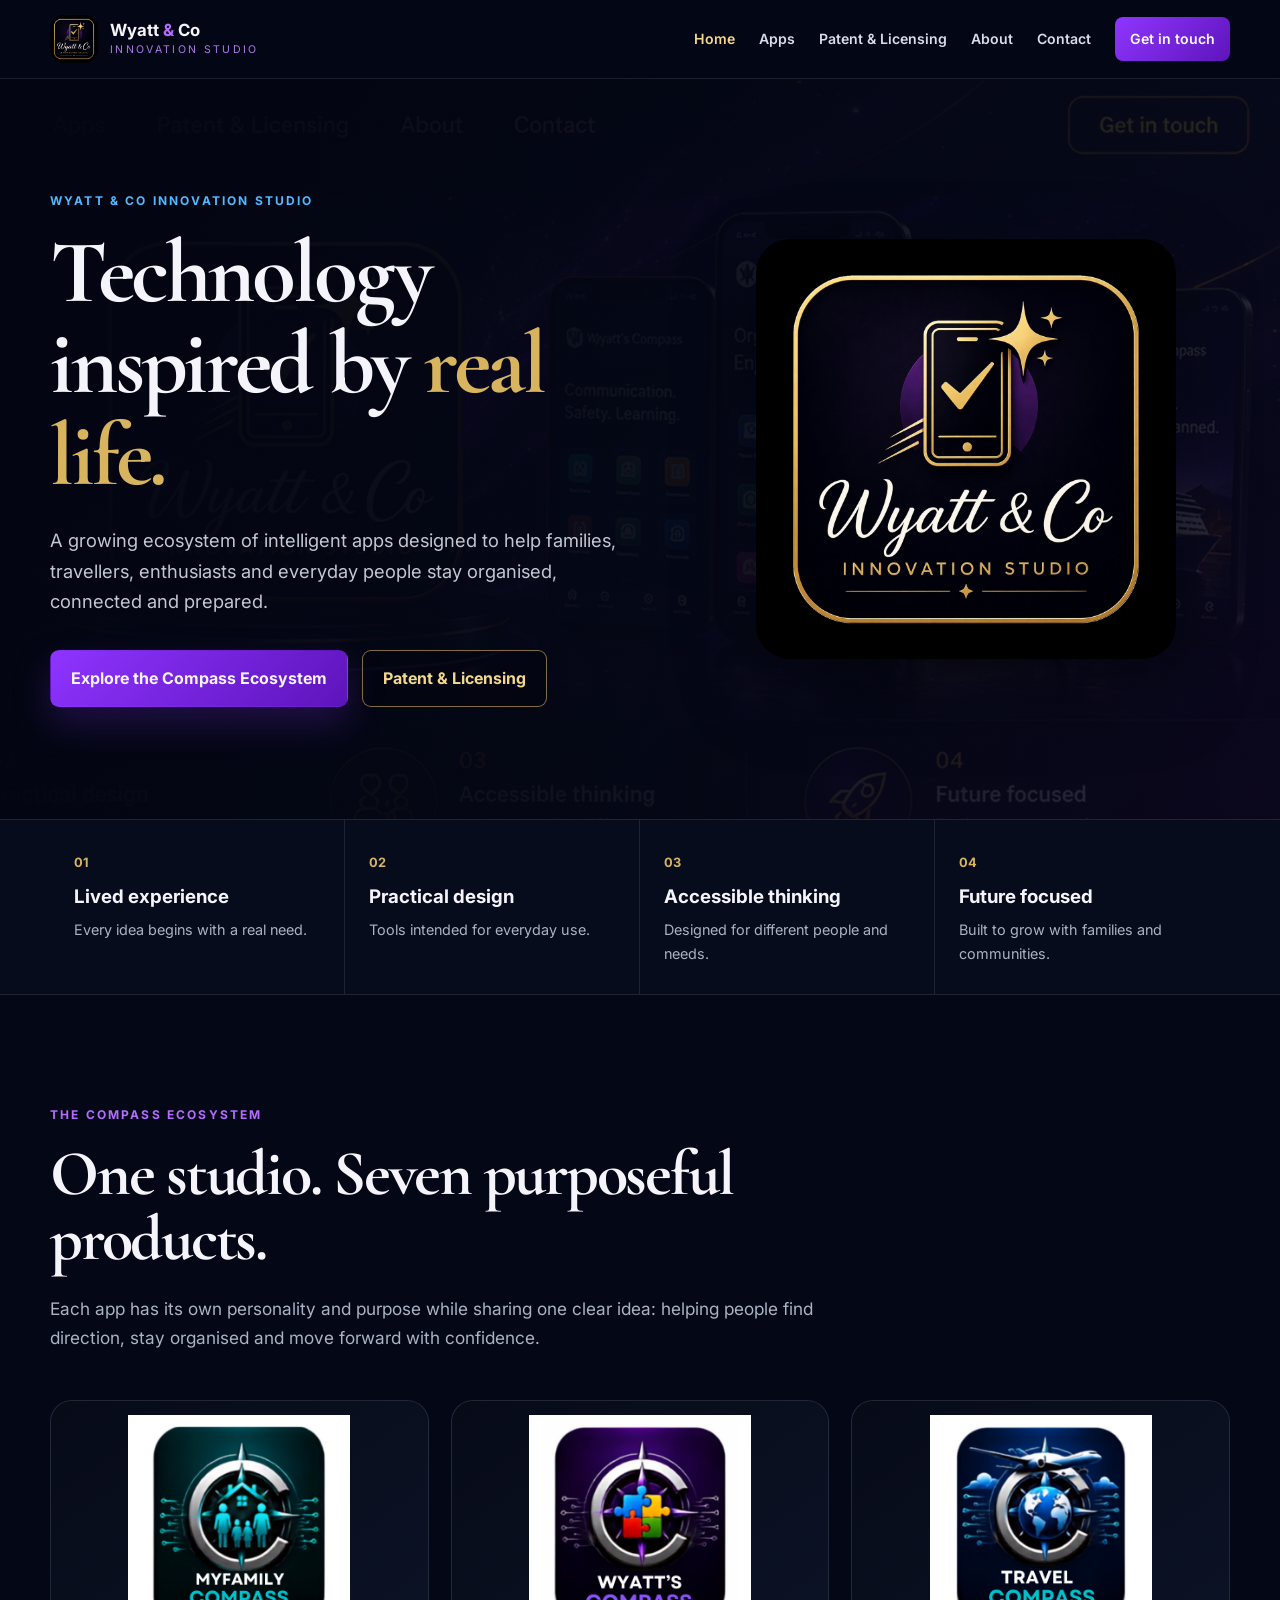
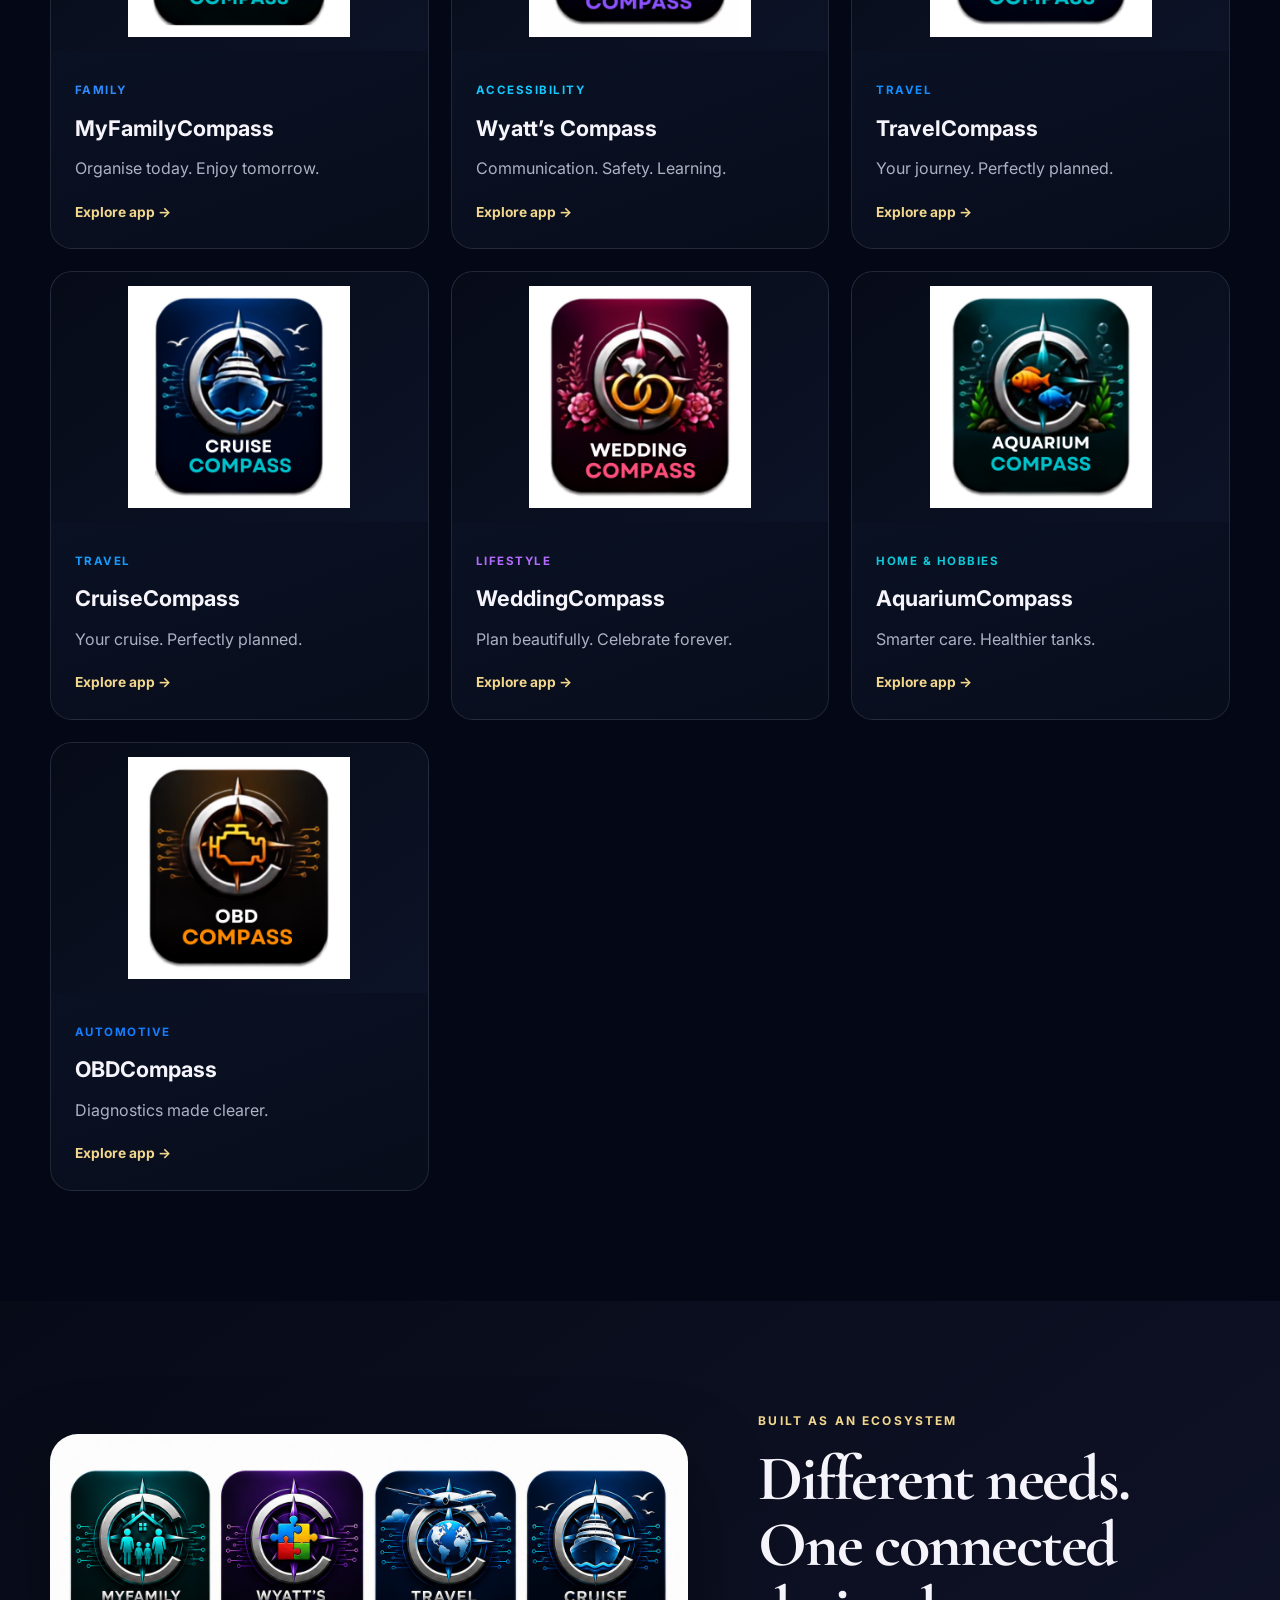
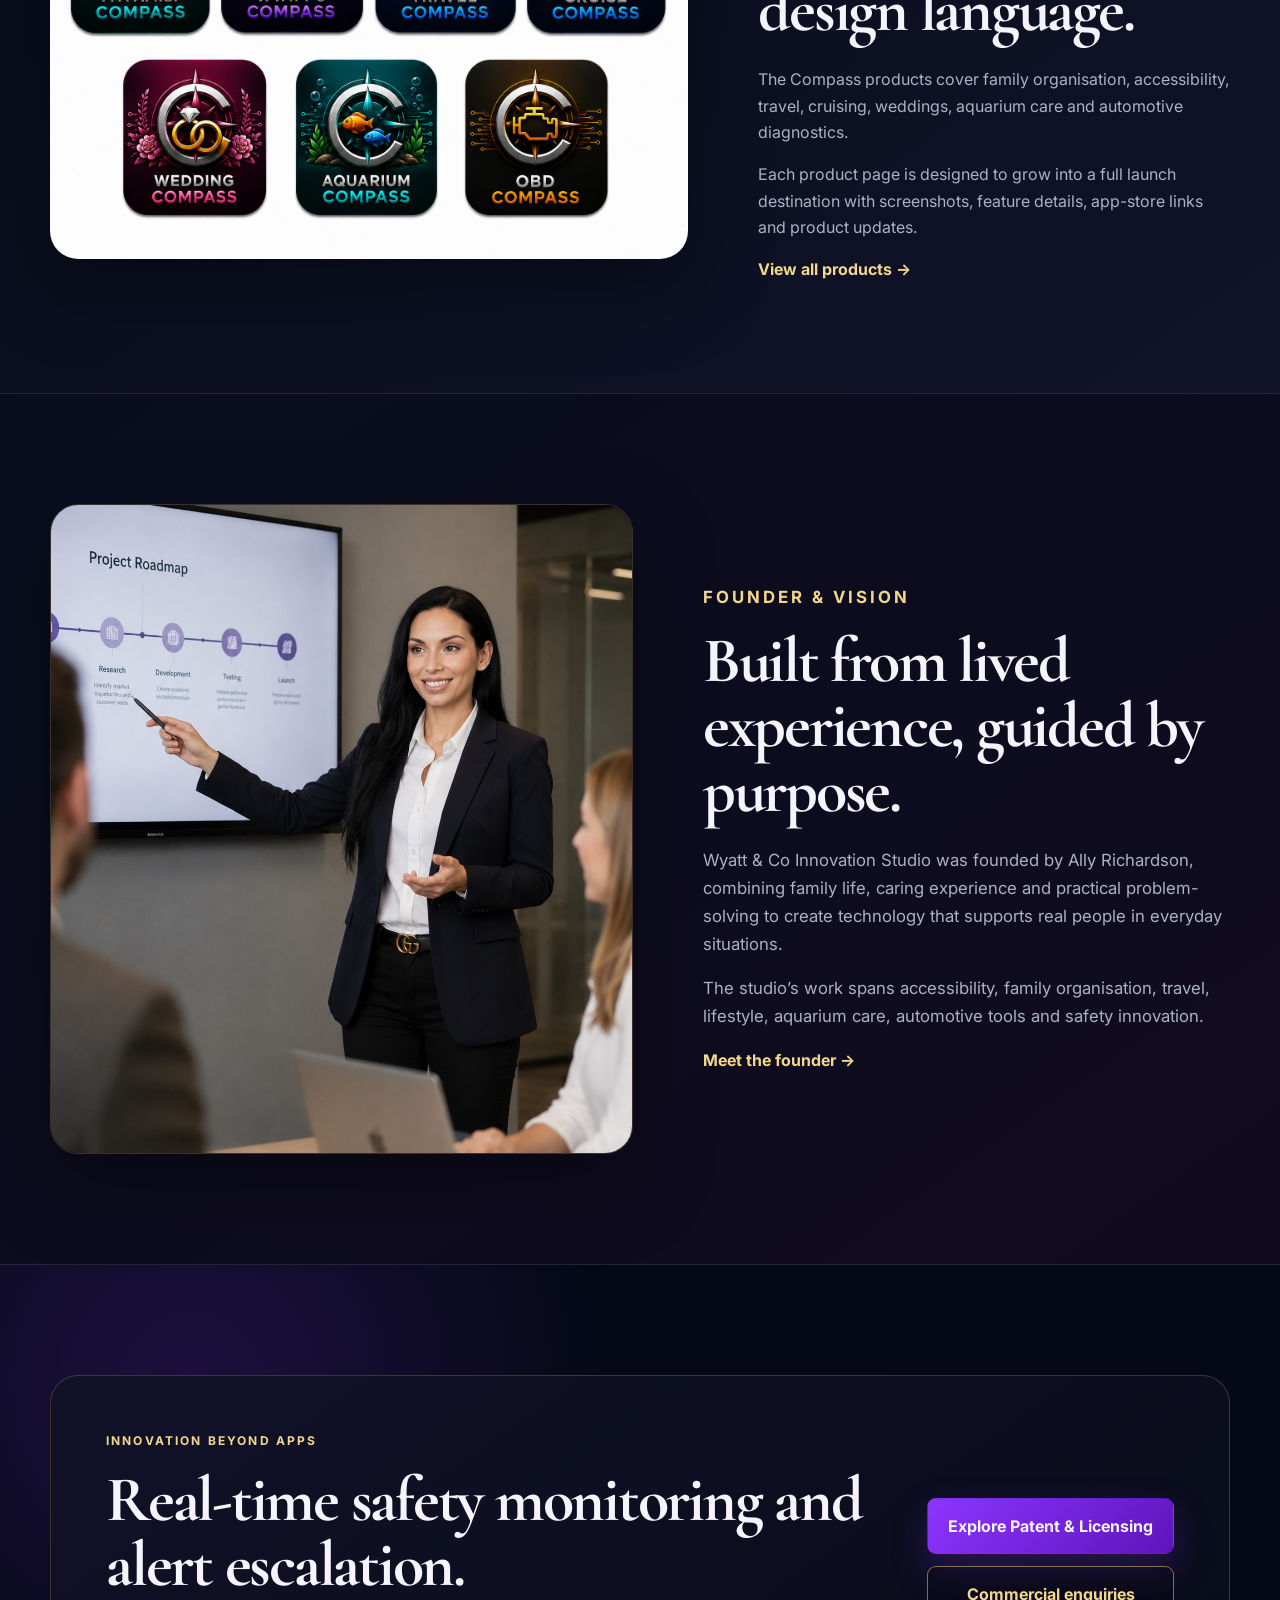
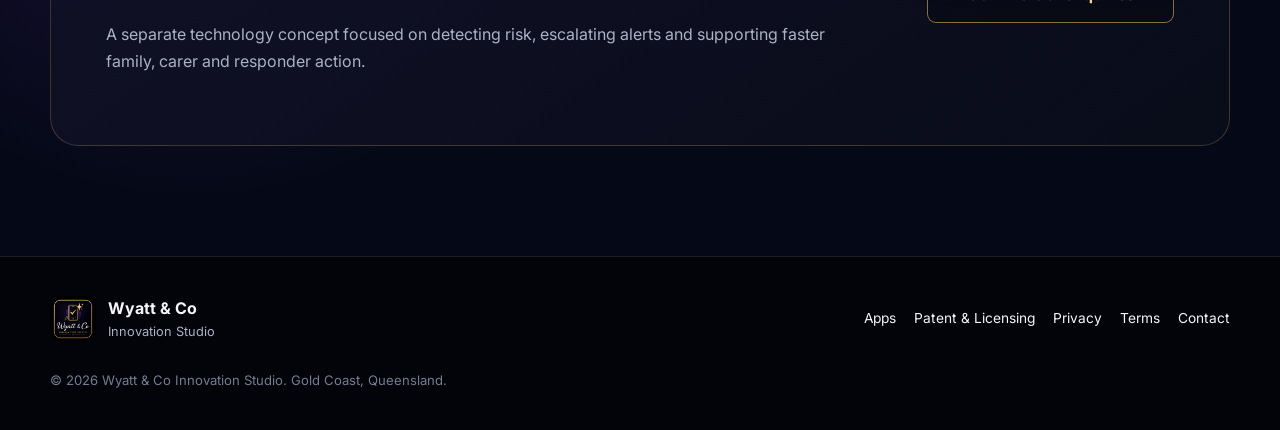
<file: index.html>
<!DOCTYPE html>
<html lang="en">
<head>
<meta charset="UTF-8">
<meta name="viewport" content="width=device-width, initial-scale=1.0">
<meta name="description" content="Wyatt & Co Innovation Studio — practical apps and safety innovation inspired by real life.">
<title>Home | Wyatt & Co Innovation Studio</title>
<link rel="preconnect" href="https://fonts.googleapis.com">
<link rel="preconnect" href="https://fonts.gstatic.com" crossorigin>
<link href="https://fonts.googleapis.com/css2?family=Cormorant+Garamond:wght@600;700&family=Inter:wght@400;500;600;700&display=swap" rel="stylesheet">
<link rel="stylesheet" href="styles.css">
</head>
<body>

<header class="site-header">
  <div class="container nav-wrap">
    <a class="brand" href="index.html">
      <img src="wyatt_co_logo.jpg" alt="Wyatt & Co Innovation Studio logo">
      <span><strong>Wyatt <b>&</b> Co</strong><small>INNOVATION STUDIO</small></span>
    </a>
    <button class="menu-toggle" aria-label="Open menu" aria-expanded="false">☰</button>
    <nav class="site-nav"><a href="index.html" class="active">Home</a><a href="apps.html" class="">Apps</a><a href="patent.html" class="">Patent & Licensing</a><a href="about.html" class="">About</a><a href="contact.html" class="">Contact</a><a class="nav-cta" href="contact.html">Get in touch</a></nav>
  </div>
</header>

<main>
<section class="hero">
  <div class="hero-bg"></div>
  <div class="container hero-layout">
    <div class="hero-copy reveal">
      <p class="eyebrow">WYATT & CO INNOVATION STUDIO</p>
      <h1>Technology inspired by <em>real life.</em></h1>
      <p class="lead">A growing ecosystem of intelligent apps designed to help families, travellers, enthusiasts and everyday people stay organised, connected and prepared.</p>
      <div class="hero-actions">
        <a class="button primary" href="apps.html">Explore the Compass Ecosystem</a>
        <a class="button secondary" href="patent.html">Patent & Licensing</a>
      </div>
    </div>
    <div class="hero-logo reveal">
      <img src="wyatt_co_logo.jpg" alt="Wyatt & Co Innovation Studio">
      <div class="logo-glow"></div>
    </div>
  </div>
</section>

<section class="mission-strip">
  <div class="container mission-grid">
    <article><b>01</b><h3>Lived experience</h3><p>Every idea begins with a real need.</p></article>
    <article><b>02</b><h3>Practical design</h3><p>Tools intended for everyday use.</p></article>
    <article><b>03</b><h3>Accessible thinking</h3><p>Designed for different people and needs.</p></article>
    <article><b>04</b><h3>Future focused</h3><p>Built to grow with families and communities.</p></article>
  </div>
</section>

<section class="section ecosystem">
  <div class="container">
    <div class="section-heading reveal">
      <p class="eyebrow purple">THE COMPASS ECOSYSTEM</p>
      <h2>One studio. Seven purposeful products.</h2>
      <p>Each app has its own personality and purpose while sharing one clear idea: helping people find direction, stay organised and move forward with confidence.</p>
    </div>
    <div class="app-grid">
    <a class="app-card" href="myfamilycompass.html" style="--accent:#2f8cff">
      <div class="app-image"><img src="myfamily_compass.png" alt="MyFamilyCompass"></div>
      <div class="app-content">
        <span>Family</span>
        <h3>MyFamilyCompass</h3>
        <p>Organise today. Enjoy tomorrow.</p>
        <b>Explore app →</b>
      </div>
    </a>
    <a class="app-card" href="wyattscompass.html" style="--accent:#17c8ff">
      <div class="app-image"><img src="wyatts_compass.png" alt="Wyatt’s Compass"></div>
      <div class="app-content">
        <span>Accessibility</span>
        <h3>Wyatt’s Compass</h3>
        <p>Communication. Safety. Learning.</p>
        <b>Explore app →</b>
      </div>
    </a>
    <a class="app-card" href="travelcompass.html" style="--accent:#168eff">
      <div class="app-image"><img src="travel_compass.png" alt="TravelCompass"></div>
      <div class="app-content">
        <span>Travel</span>
        <h3>TravelCompass</h3>
        <p>Your journey. Perfectly planned.</p>
        <b>Explore app →</b>
      </div>
    </a>
    <a class="app-card" href="cruisecompass.html" style="--accent:#149cff">
      <div class="app-image"><img src="cruise_compass.png" alt="CruiseCompass"></div>
      <div class="app-content">
        <span>Travel</span>
        <h3>CruiseCompass</h3>
        <p>Your cruise. Perfectly planned.</p>
        <b>Explore app →</b>
      </div>
    </a>
    <a class="app-card" href="weddingcompass.html" style="--accent:#b36cff">
      <div class="app-image"><img src="wedding_compass.png" alt="WeddingCompass"></div>
      <div class="app-content">
        <span>Lifestyle</span>
        <h3>WeddingCompass</h3>
        <p>Plan beautifully. Celebrate forever.</p>
        <b>Explore app →</b>
      </div>
    </a>
    <a class="app-card" href="aquariumcompass.html" style="--accent:#10c8d8">
      <div class="app-image"><img src="aquarium_compass.png" alt="AquariumCompass"></div>
      <div class="app-content">
        <span>Home & Hobbies</span>
        <h3>AquariumCompass</h3>
        <p>Smarter care. Healthier tanks.</p>
        <b>Explore app →</b>
      </div>
    </a>
    <a class="app-card" href="obdcompass.html" style="--accent:#167dff">
      <div class="app-image"><img src="obd_compass.png" alt="OBDCompass"></div>
      <div class="app-content">
        <span>Automotive</span>
        <h3>OBDCompass</h3>
        <p>Diagnostics made clearer.</p>
        <b>Explore app →</b>
      </div>
    </a>
    </div>
  </div>
</section>

<section class="section showcase-section">
  <div class="container showcase-grid">
    <div class="showcase-image reveal"><img src="ecosystem-showcase.jpg" alt="Seven matching Compass app logos"></div>
    <div class="showcase-copy reveal">
      <p class="eyebrow gold">BUILT AS AN ECOSYSTEM</p>
      <h2>Different needs. One connected design language.</h2>
      <p>The Compass products cover family organisation, accessibility, travel, cruising, weddings, aquarium care and automotive diagnostics.</p>
      <p>Each product page is designed to grow into a full launch destination with screenshots, feature details, app-store links and product updates.</p>
      <a class="text-link" href="apps.html">View all products →</a>
    </div>
  </div>
</section>

<section class="section founder-section">
  <div class="container founder-grid">
    <div class="founder-photo reveal">
      <img src="founder-meeting.jpg" alt="Ally Richardson presenting a Wyatt & Co Innovation Studio project roadmap">
    </div>
    <div class="founder-copy reveal">
      <p class="eyebrow gold">FOUNDER & VISION</p>
      <h2>Built from lived experience, guided by purpose.</h2>
      <p>Wyatt & Co Innovation Studio was founded by Ally Richardson, combining family life, caring experience and practical problem-solving to create technology that supports real people in everyday situations.</p>
      <p>The studio’s work spans accessibility, family organisation, travel, lifestyle, aquarium care, automotive tools and safety innovation.</p>
      <a class="text-link" href="about.html">Meet the founder →</a>
    </div>
  </div>
</section>

<section class="section innovation-home">
  <div class="container innovation-card reveal">
    <div>
      <p class="eyebrow gold">INNOVATION BEYOND APPS</p>
      <h2>Real-time safety monitoring and alert escalation.</h2>
      <p>A separate technology concept focused on detecting risk, escalating alerts and supporting faster family, carer and responder action.</p>
    </div>
    <div class="innovation-actions">
      <a class="button primary" href="patent.html">Explore Patent & Licensing</a>
      <a class="button secondary" href="contact.html">Commercial enquiries</a>
    </div>
  </div>
</section>
</main>

<footer class="site-footer">
  <div class="container footer-grid">
    <div class="footer-brand">
      <img src="wyatt_co_logo.jpg" alt="">
      <div><strong>Wyatt & Co</strong><span>Innovation Studio</span></div>
    </div>
    <div class="footer-links">
      <a href="apps.html">Apps</a>
      <a href="patent.html">Patent & Licensing</a>
      <a href="privacy.html">Privacy</a>
      <a href="terms.html">Terms</a>
      <a href="contact.html">Contact</a>
    </div>
    <p>© <span id="year"></span> Wyatt & Co Innovation Studio. Gold Coast, Queensland.</p>
  </div>
</footer>
<script src="script.js"></script>
</body>
</html>
</file>
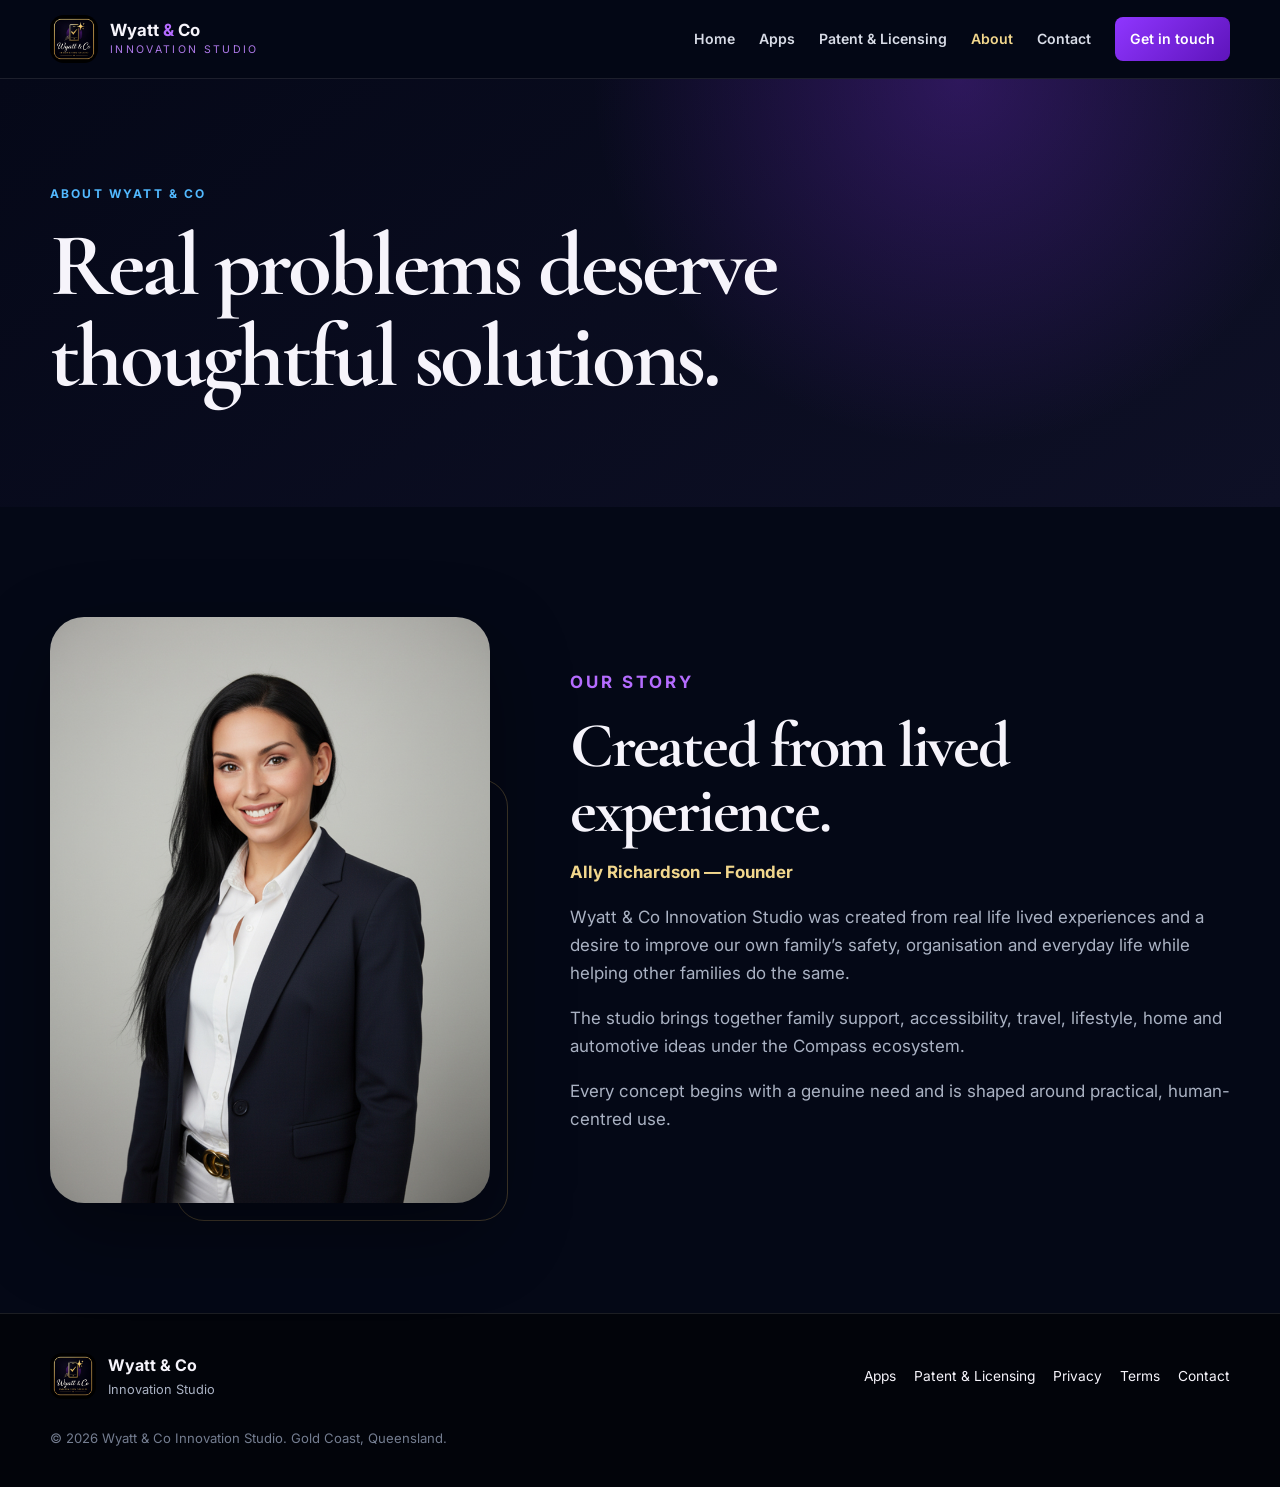
<file: about.html>
<!DOCTYPE html>
<html lang="en">
<head>
<meta charset="UTF-8">
<meta name="viewport" content="width=device-width, initial-scale=1.0">
<meta name="description" content="Wyatt & Co Innovation Studio — practical apps and safety innovation inspired by real life.">
<title>About | Wyatt & Co Innovation Studio</title>
<link rel="preconnect" href="https://fonts.googleapis.com">
<link rel="preconnect" href="https://fonts.gstatic.com" crossorigin>
<link href="https://fonts.googleapis.com/css2?family=Cormorant+Garamond:wght@600;700&family=Inter:wght@400;500;600;700&display=swap" rel="stylesheet">
<link rel="stylesheet" href="styles.css">
</head>
<body>

<header class="site-header">
  <div class="container nav-wrap">
    <a class="brand" href="index.html">
      <img src="wyatt_co_logo.jpg" alt="Wyatt & Co Innovation Studio logo">
      <span><strong>Wyatt <b>&</b> Co</strong><small>INNOVATION STUDIO</small></span>
    </a>
    <button class="menu-toggle" aria-label="Open menu" aria-expanded="false">☰</button>
    <nav class="site-nav"><a href="index.html" class="">Home</a><a href="apps.html" class="">Apps</a><a href="patent.html" class="">Patent & Licensing</a><a href="about.html" class="active">About</a><a href="contact.html" class="">Contact</a><a class="nav-cta" href="contact.html">Get in touch</a></nav>
  </div>
</header>

<main>
<section class="page-hero compact">
  <div class="container"><p class="eyebrow">ABOUT WYATT & CO</p><h1>Real problems deserve thoughtful solutions.</h1></div>
</section>
<section class="section">
  <div class="container about-layout">
    <div class="about-photo-wrap"><img class="about-logo" src="founder-headshot.jpg" alt="Ally Richardson, founder of Wyatt & Co Innovation Studio"></div>
    <div class="about-text">
      <p class="eyebrow purple">OUR STORY</p>
      <h2>Created from lived experience.</h2><p class="founder-name"><strong>Ally Richardson — Founder</strong></p>
      <p>Wyatt & Co Innovation Studio was created from real life lived experiences and a desire to improve our own family’s safety, organisation and everyday life while helping other families do the same.</p>
      <p>The studio brings together family support, accessibility, travel, lifestyle, home and automotive ideas under the Compass ecosystem.</p>
      <p>Every concept begins with a genuine need and is shaped around practical, human-centred use.</p>
    </div>
  </div>
</section>
</main>

<footer class="site-footer">
  <div class="container footer-grid">
    <div class="footer-brand">
      <img src="wyatt_co_logo.jpg" alt="">
      <div><strong>Wyatt & Co</strong><span>Innovation Studio</span></div>
    </div>
    <div class="footer-links">
      <a href="apps.html">Apps</a>
      <a href="patent.html">Patent & Licensing</a>
      <a href="privacy.html">Privacy</a>
      <a href="terms.html">Terms</a>
      <a href="contact.html">Contact</a>
    </div>
    <p>© <span id="year"></span> Wyatt & Co Innovation Studio. Gold Coast, Queensland.</p>
  </div>
</footer>
<script src="script.js"></script>
</body>
</html>
</file>
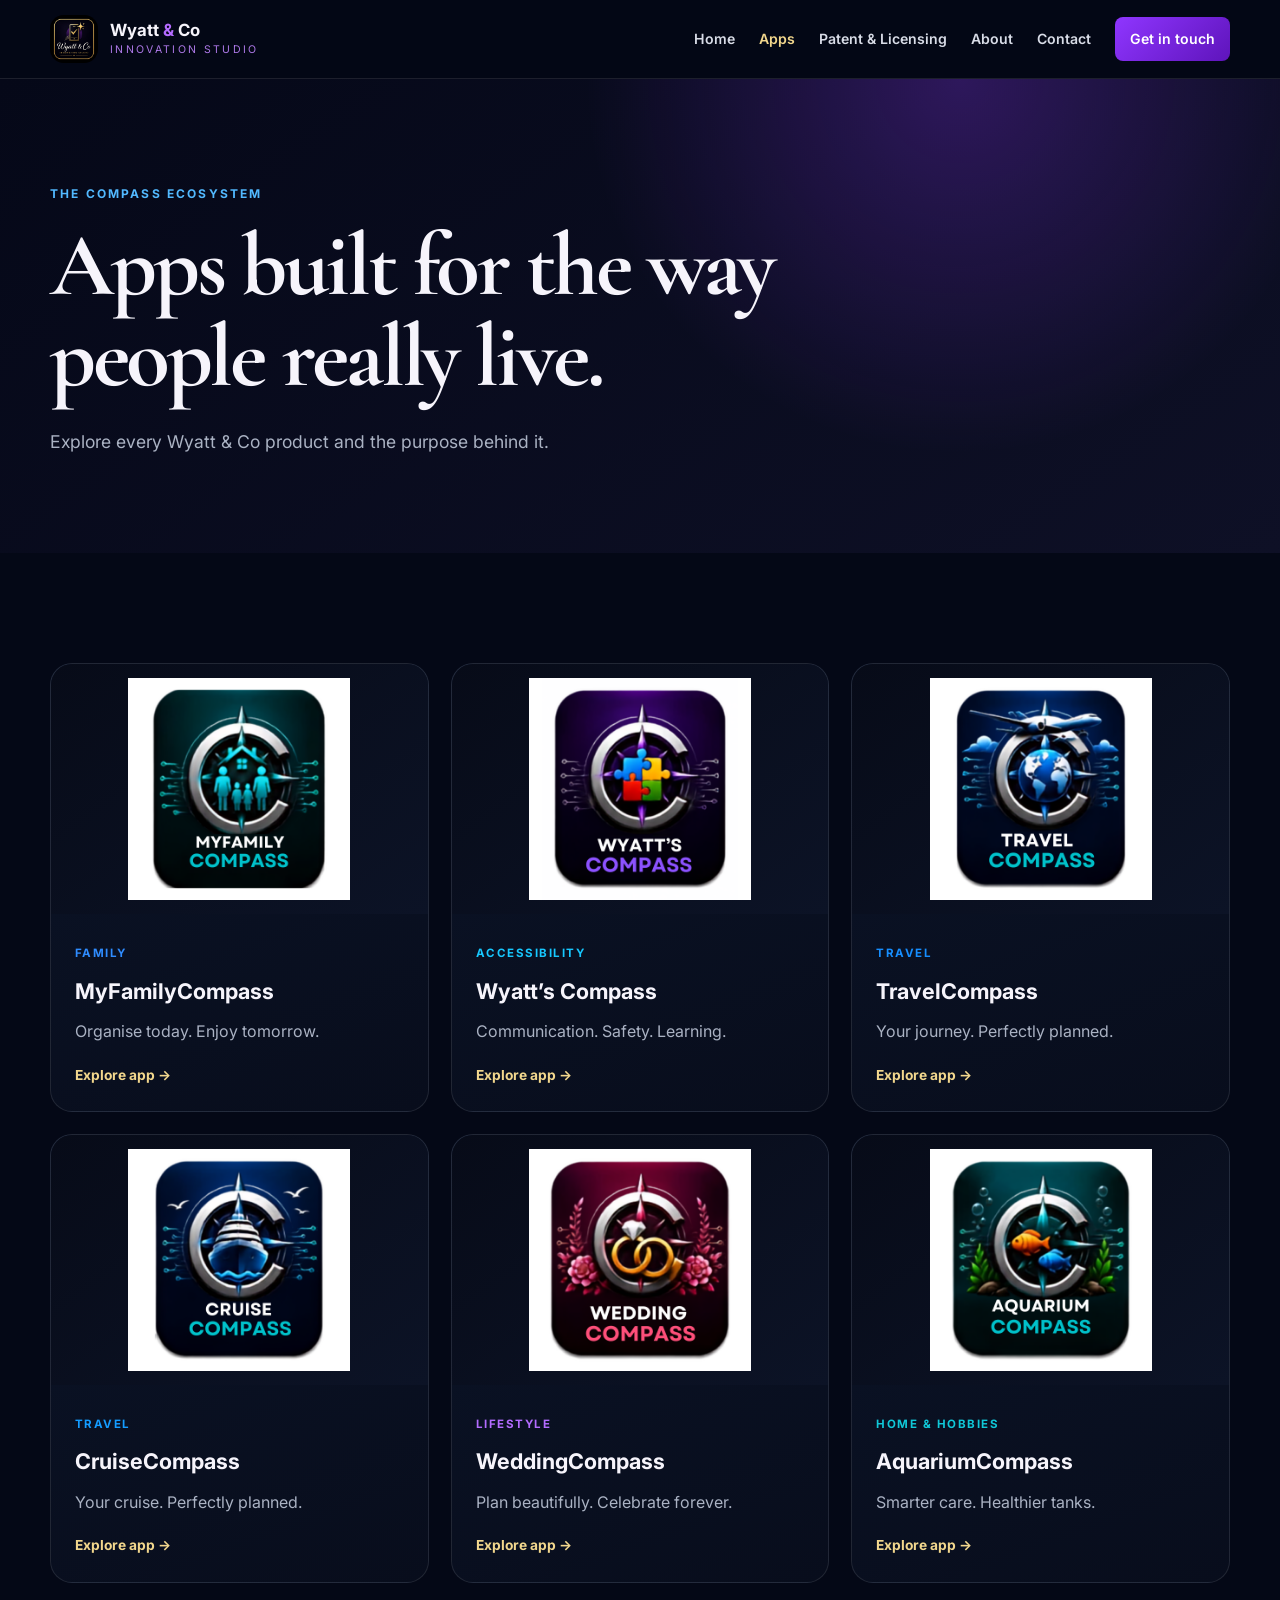
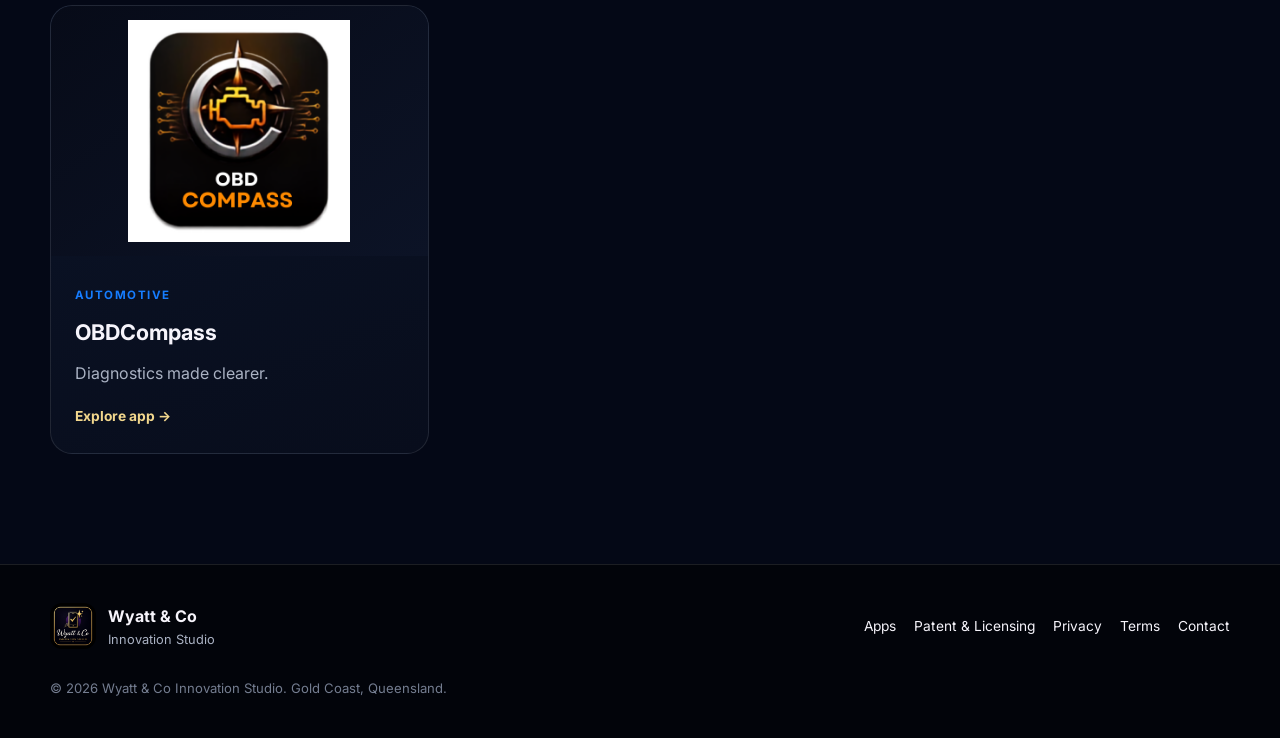
<file: apps.html>
<!DOCTYPE html>
<html lang="en">
<head>
<meta charset="UTF-8">
<meta name="viewport" content="width=device-width, initial-scale=1.0">
<meta name="description" content="Wyatt & Co Innovation Studio — practical apps and safety innovation inspired by real life.">
<title>Apps | Wyatt & Co Innovation Studio</title>
<link rel="preconnect" href="https://fonts.googleapis.com">
<link rel="preconnect" href="https://fonts.gstatic.com" crossorigin>
<link href="https://fonts.googleapis.com/css2?family=Cormorant+Garamond:wght@600;700&family=Inter:wght@400;500;600;700&display=swap" rel="stylesheet">
<link rel="stylesheet" href="styles.css">
</head>
<body>

<header class="site-header">
  <div class="container nav-wrap">
    <a class="brand" href="index.html">
      <img src="wyatt_co_logo.jpg" alt="Wyatt & Co Innovation Studio logo">
      <span><strong>Wyatt <b>&</b> Co</strong><small>INNOVATION STUDIO</small></span>
    </a>
    <button class="menu-toggle" aria-label="Open menu" aria-expanded="false">☰</button>
    <nav class="site-nav"><a href="index.html" class="">Home</a><a href="apps.html" class="active">Apps</a><a href="patent.html" class="">Patent & Licensing</a><a href="about.html" class="">About</a><a href="contact.html" class="">Contact</a><a class="nav-cta" href="contact.html">Get in touch</a></nav>
  </div>
</header>

<main>
<section class="page-hero compact">
  <div class="container">
    <p class="eyebrow">THE COMPASS ECOSYSTEM</p>
    <h1>Apps built for the way people really live.</h1>
    <p>Explore every Wyatt & Co product and the purpose behind it.</p>
  </div>
</section>
<section class="section">
  <div class="container"><div class="app-grid large">
    <a class="app-card" href="myfamilycompass.html" style="--accent:#2f8cff">
      <div class="app-image"><img src="myfamily_compass.png" alt="MyFamilyCompass"></div>
      <div class="app-content">
        <span>Family</span>
        <h3>MyFamilyCompass</h3>
        <p>Organise today. Enjoy tomorrow.</p>
        <b>Explore app →</b>
      </div>
    </a>
    <a class="app-card" href="wyattscompass.html" style="--accent:#17c8ff">
      <div class="app-image"><img src="wyatts_compass.png" alt="Wyatt’s Compass"></div>
      <div class="app-content">
        <span>Accessibility</span>
        <h3>Wyatt’s Compass</h3>
        <p>Communication. Safety. Learning.</p>
        <b>Explore app →</b>
      </div>
    </a>
    <a class="app-card" href="travelcompass.html" style="--accent:#168eff">
      <div class="app-image"><img src="travel_compass.png" alt="TravelCompass"></div>
      <div class="app-content">
        <span>Travel</span>
        <h3>TravelCompass</h3>
        <p>Your journey. Perfectly planned.</p>
        <b>Explore app →</b>
      </div>
    </a>
    <a class="app-card" href="cruisecompass.html" style="--accent:#149cff">
      <div class="app-image"><img src="cruise_compass.png" alt="CruiseCompass"></div>
      <div class="app-content">
        <span>Travel</span>
        <h3>CruiseCompass</h3>
        <p>Your cruise. Perfectly planned.</p>
        <b>Explore app →</b>
      </div>
    </a>
    <a class="app-card" href="weddingcompass.html" style="--accent:#b36cff">
      <div class="app-image"><img src="wedding_compass.png" alt="WeddingCompass"></div>
      <div class="app-content">
        <span>Lifestyle</span>
        <h3>WeddingCompass</h3>
        <p>Plan beautifully. Celebrate forever.</p>
        <b>Explore app →</b>
      </div>
    </a>
    <a class="app-card" href="aquariumcompass.html" style="--accent:#10c8d8">
      <div class="app-image"><img src="aquarium_compass.png" alt="AquariumCompass"></div>
      <div class="app-content">
        <span>Home & Hobbies</span>
        <h3>AquariumCompass</h3>
        <p>Smarter care. Healthier tanks.</p>
        <b>Explore app →</b>
      </div>
    </a>
    <a class="app-card" href="obdcompass.html" style="--accent:#167dff">
      <div class="app-image"><img src="obd_compass.png" alt="OBDCompass"></div>
      <div class="app-content">
        <span>Automotive</span>
        <h3>OBDCompass</h3>
        <p>Diagnostics made clearer.</p>
        <b>Explore app →</b>
      </div>
    </a>
  </div></div>
</section>
</main>

<footer class="site-footer">
  <div class="container footer-grid">
    <div class="footer-brand">
      <img src="wyatt_co_logo.jpg" alt="">
      <div><strong>Wyatt & Co</strong><span>Innovation Studio</span></div>
    </div>
    <div class="footer-links">
      <a href="apps.html">Apps</a>
      <a href="patent.html">Patent & Licensing</a>
      <a href="privacy.html">Privacy</a>
      <a href="terms.html">Terms</a>
      <a href="contact.html">Contact</a>
    </div>
    <p>© <span id="year"></span> Wyatt & Co Innovation Studio. Gold Coast, Queensland.</p>
  </div>
</footer>
<script src="script.js"></script>
</body>
</html>
</file>
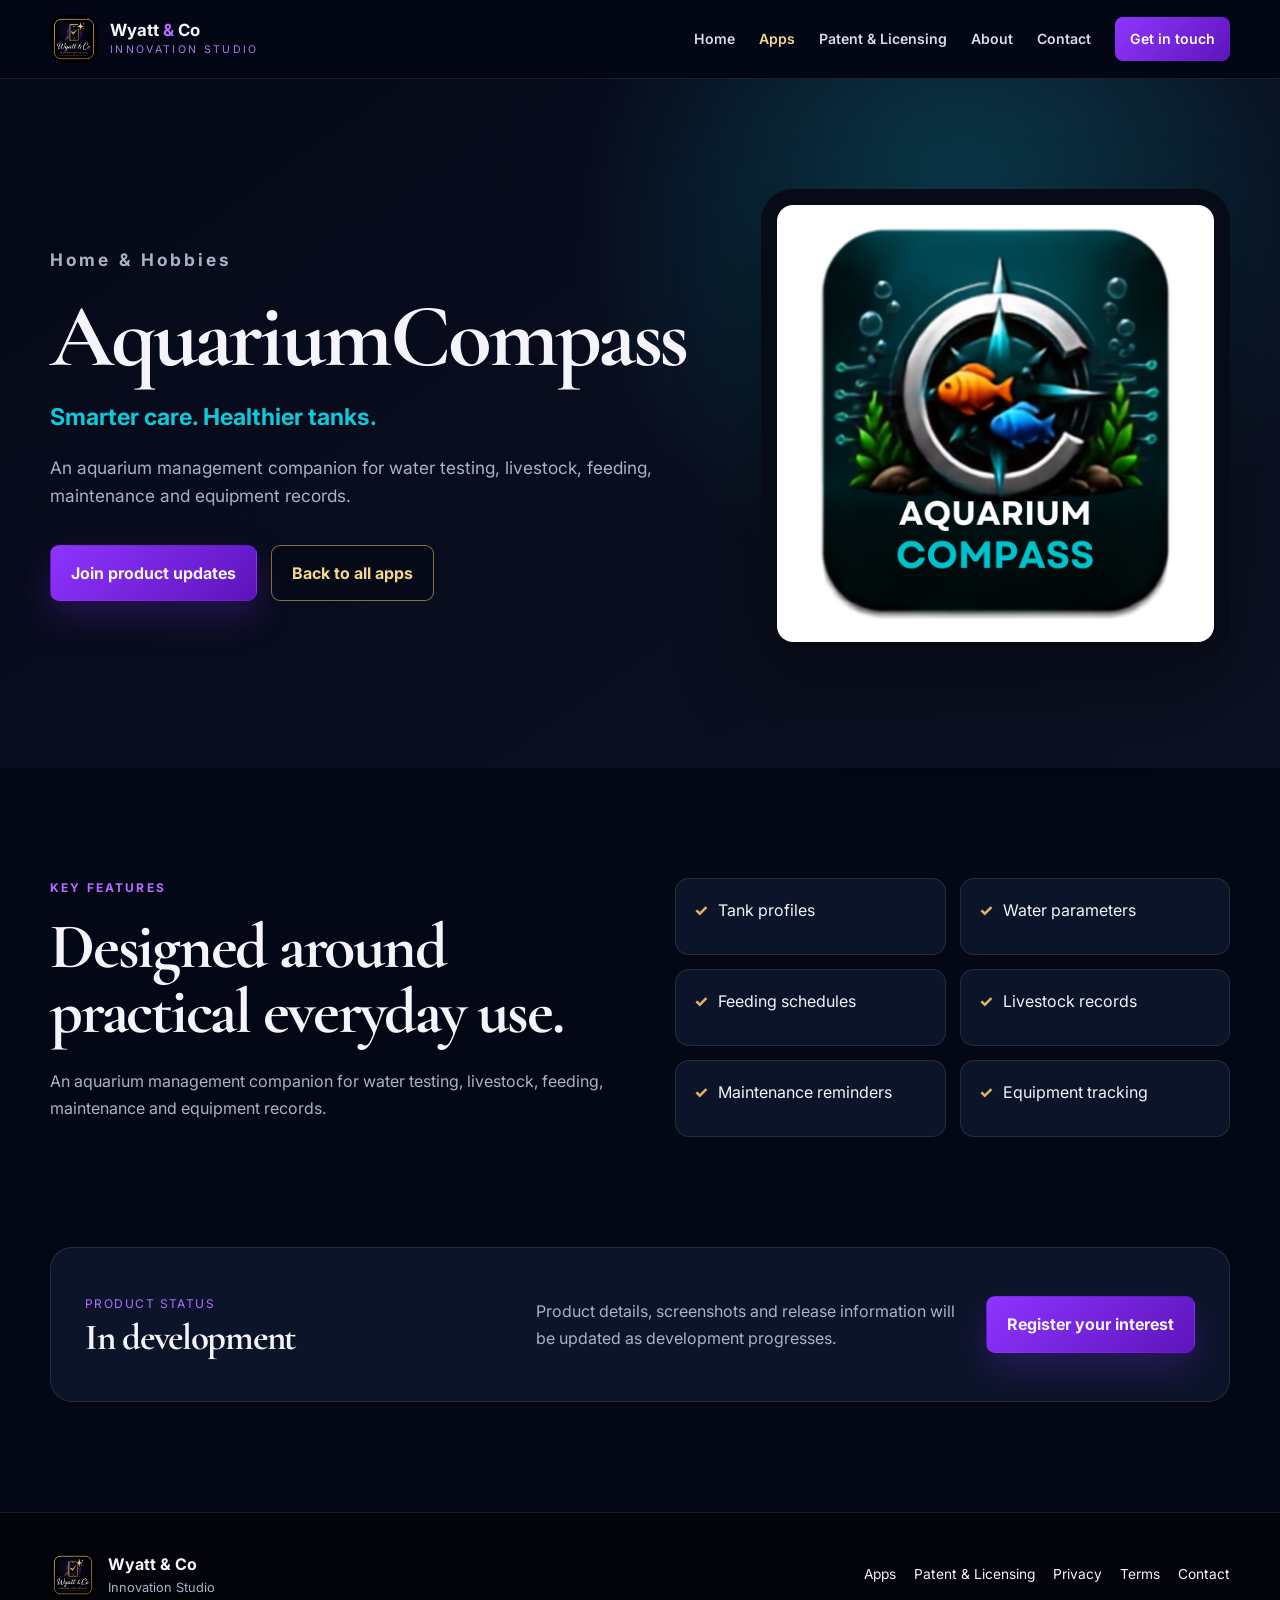
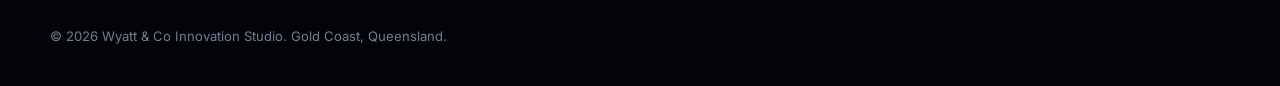
<file: aquariumcompass.html>
<!DOCTYPE html>
<html lang="en">
<head>
<meta charset="UTF-8">
<meta name="viewport" content="width=device-width, initial-scale=1.0">
<meta name="description" content="Wyatt & Co Innovation Studio — practical apps and safety innovation inspired by real life.">
<title>AquariumCompass | Wyatt & Co Innovation Studio</title>
<link rel="preconnect" href="https://fonts.googleapis.com">
<link rel="preconnect" href="https://fonts.gstatic.com" crossorigin>
<link href="https://fonts.googleapis.com/css2?family=Cormorant+Garamond:wght@600;700&family=Inter:wght@400;500;600;700&display=swap" rel="stylesheet">
<link rel="stylesheet" href="styles.css">
</head>
<body>

<header class="site-header">
  <div class="container nav-wrap">
    <a class="brand" href="index.html">
      <img src="wyatt_co_logo.jpg" alt="Wyatt & Co Innovation Studio logo">
      <span><strong>Wyatt <b>&</b> Co</strong><small>INNOVATION STUDIO</small></span>
    </a>
    <button class="menu-toggle" aria-label="Open menu" aria-expanded="false">☰</button>
    <nav class="site-nav"><a href="index.html" class="">Home</a><a href="apps.html" class="active">Apps</a><a href="patent.html" class="">Patent & Licensing</a><a href="about.html" class="">About</a><a href="contact.html" class="">Contact</a><a class="nav-cta" href="contact.html">Get in touch</a></nav>
  </div>
</header>

<main>
<section class="product-hero" style="--accent:#10c8d8">
  <div class="container product-layout">
    <div class="product-copy reveal">
      <p class="eyebrow">Home & Hobbies</p>
      <h1>AquariumCompass</h1>
      <h2>Smarter care. Healthier tanks.</h2>
      <p>An aquarium management companion for water testing, livestock, feeding, maintenance and equipment records.</p>
      <div class="hero-actions">
        <a class="button primary" href="contact.html">Join product updates</a>
        <a class="button secondary" href="apps.html">Back to all apps</a>
      </div>
    </div>
    <div class="product-art reveal"><img src="aquarium_compass.png" alt="AquariumCompass product artwork"></div>
  </div>
</section>
<section class="section product-details">
  <div class="container detail-grid">
    <div>
      <p class="eyebrow purple">KEY FEATURES</p>
      <h2>Designed around practical everyday use.</h2>
      <p>An aquarium management companion for water testing, livestock, feeding, maintenance and equipment records.</p>
    </div>
    <ul class="feature-list"><li>Tank profiles</li><li>Water parameters</li><li>Feeding schedules</li><li>Livestock records</li><li>Maintenance reminders</li><li>Equipment tracking</li></ul>
  </div>
</section>
<section class="section status-section">
  <div class="container status-card">
    <div><span>Product status</span><h2>In development</h2></div>
    <p>Product details, screenshots and release information will be updated as development progresses.</p>
    <a class="button primary" href="contact.html">Register your interest</a>
  </div>
</section>
</main>

<footer class="site-footer">
  <div class="container footer-grid">
    <div class="footer-brand">
      <img src="wyatt_co_logo.jpg" alt="">
      <div><strong>Wyatt & Co</strong><span>Innovation Studio</span></div>
    </div>
    <div class="footer-links">
      <a href="apps.html">Apps</a>
      <a href="patent.html">Patent & Licensing</a>
      <a href="privacy.html">Privacy</a>
      <a href="terms.html">Terms</a>
      <a href="contact.html">Contact</a>
    </div>
    <p>© <span id="year"></span> Wyatt & Co Innovation Studio. Gold Coast, Queensland.</p>
  </div>
</footer>
<script src="script.js"></script>
</body>
</html>
</file>
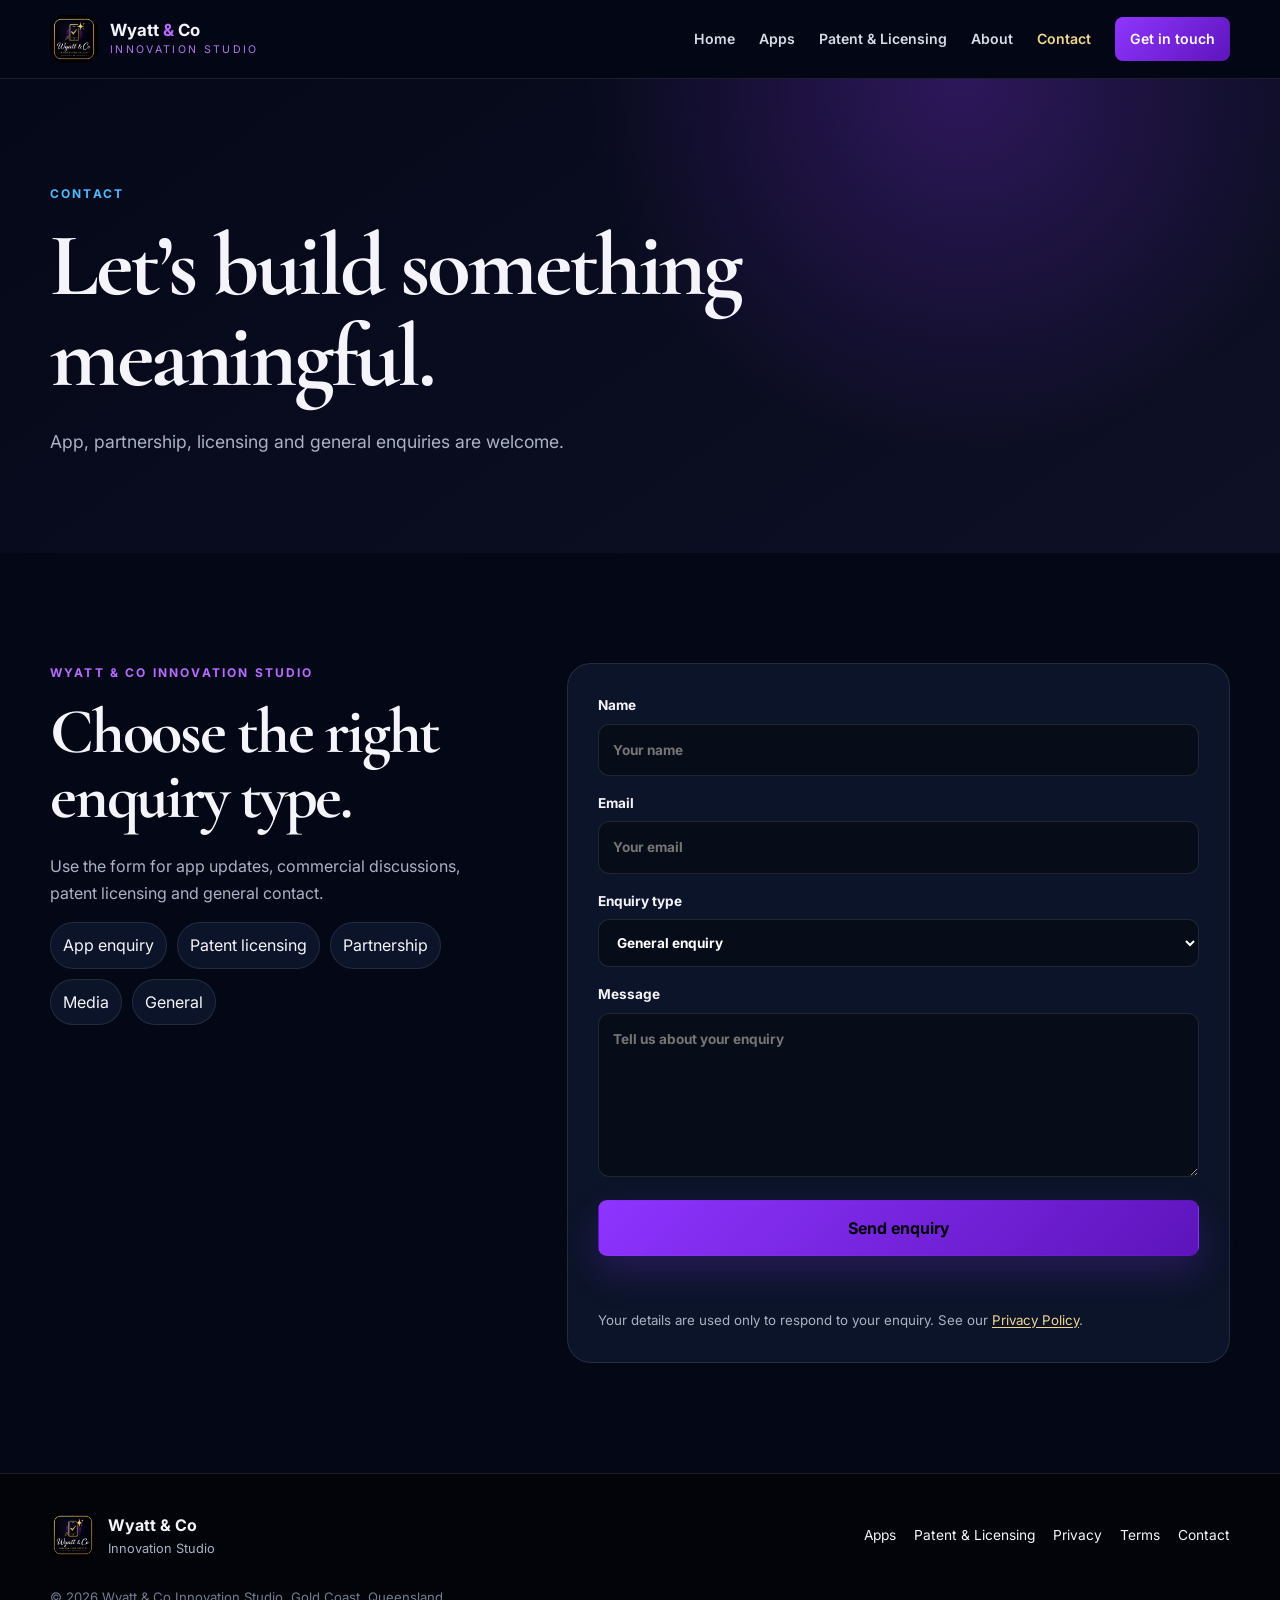
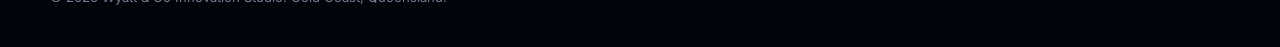
<file: contact.html>
<!DOCTYPE html>
<html lang="en">
<head>
<meta charset="UTF-8">
<meta name="viewport" content="width=device-width, initial-scale=1.0">
<meta name="description" content="Wyatt & Co Innovation Studio — practical apps and safety innovation inspired by real life.">
<title>Contact | Wyatt & Co Innovation Studio</title>
<link rel="preconnect" href="https://fonts.googleapis.com">
<link rel="preconnect" href="https://fonts.gstatic.com" crossorigin>
<link href="https://fonts.googleapis.com/css2?family=Cormorant+Garamond:wght@600;700&family=Inter:wght@400;500;600;700&display=swap" rel="stylesheet">
<link rel="stylesheet" href="styles.css">
</head>
<body>

<header class="site-header">
  <div class="container nav-wrap">
    <a class="brand" href="index.html">
      <img src="wyatt_co_logo.jpg" alt="Wyatt & Co Innovation Studio logo">
      <span><strong>Wyatt <b>&</b> Co</strong><small>INNOVATION STUDIO</small></span>
    </a>
    <button class="menu-toggle" aria-label="Open menu" aria-expanded="false">☰</button>
    <nav class="site-nav"><a href="index.html" class="">Home</a><a href="apps.html" class="">Apps</a><a href="patent.html" class="">Patent & Licensing</a><a href="about.html" class="">About</a><a href="contact.html" class="active">Contact</a><a class="nav-cta" href="contact.html">Get in touch</a></nav>
  </div>
</header>

<main>
<section class="page-hero compact">
  <div class="container"><p class="eyebrow">CONTACT</p><h1>Let’s build something meaningful.</h1><p>App, partnership, licensing and general enquiries are welcome.</p></div>
</section>
<section class="section">
  <div class="container contact-grid">
    <div class="contact-copy">
      <p class="eyebrow purple">WYATT & CO INNOVATION STUDIO</p>
      <h2>Choose the right enquiry type.</h2>
      <p>Use the form for app updates, commercial discussions, patent licensing and general contact.</p>
      <div class="contact-types"><span>App enquiry</span><span>Patent licensing</span><span>Partnership</span><span>Media</span><span>General</span></div>
    </div>
    <form class="contact-form" id="contactForm" method="post" action="/api/contact">
      <label>Name<input name="name" required maxlength="100" autocomplete="name" placeholder="Your name"></label>
      <label>Email<input name="email" type="email" required maxlength="254" autocomplete="email" placeholder="Your email"></label>
      <label>Enquiry type<select name="type"><option>General enquiry</option><option>App enquiry</option><option>Patent licensing</option><option>Partnership</option><option>Media</option></select></label>
      <label>Message<textarea name="message" rows="6" required minlength="10" maxlength="5000" placeholder="Tell us about your enquiry"></textarea></label>
      <label class="form-trap" aria-hidden="true">Company<input name="company" tabindex="-1" autocomplete="off"></label>
      <button class="button primary" type="submit">Send enquiry</button>
      <p class="form-status" id="contactStatus" role="status" aria-live="polite"></p>
      <small>Your details are used only to respond to your enquiry. See our <a href="privacy.html">Privacy Policy</a>.</small>
    </form>
  </div>
</section>
</main>

<footer class="site-footer">
  <div class="container footer-grid">
    <div class="footer-brand">
      <img src="wyatt_co_logo.jpg" alt="">
      <div><strong>Wyatt & Co</strong><span>Innovation Studio</span></div>
    </div>
    <div class="footer-links">
      <a href="apps.html">Apps</a>
      <a href="patent.html">Patent & Licensing</a>
      <a href="privacy.html">Privacy</a>
      <a href="terms.html">Terms</a>
      <a href="contact.html">Contact</a>
    </div>
    <p>© <span id="year"></span> Wyatt & Co Innovation Studio. Gold Coast, Queensland.</p>
  </div>
</footer>
<script src="script.js"></script>
</body>
</html>
</file>
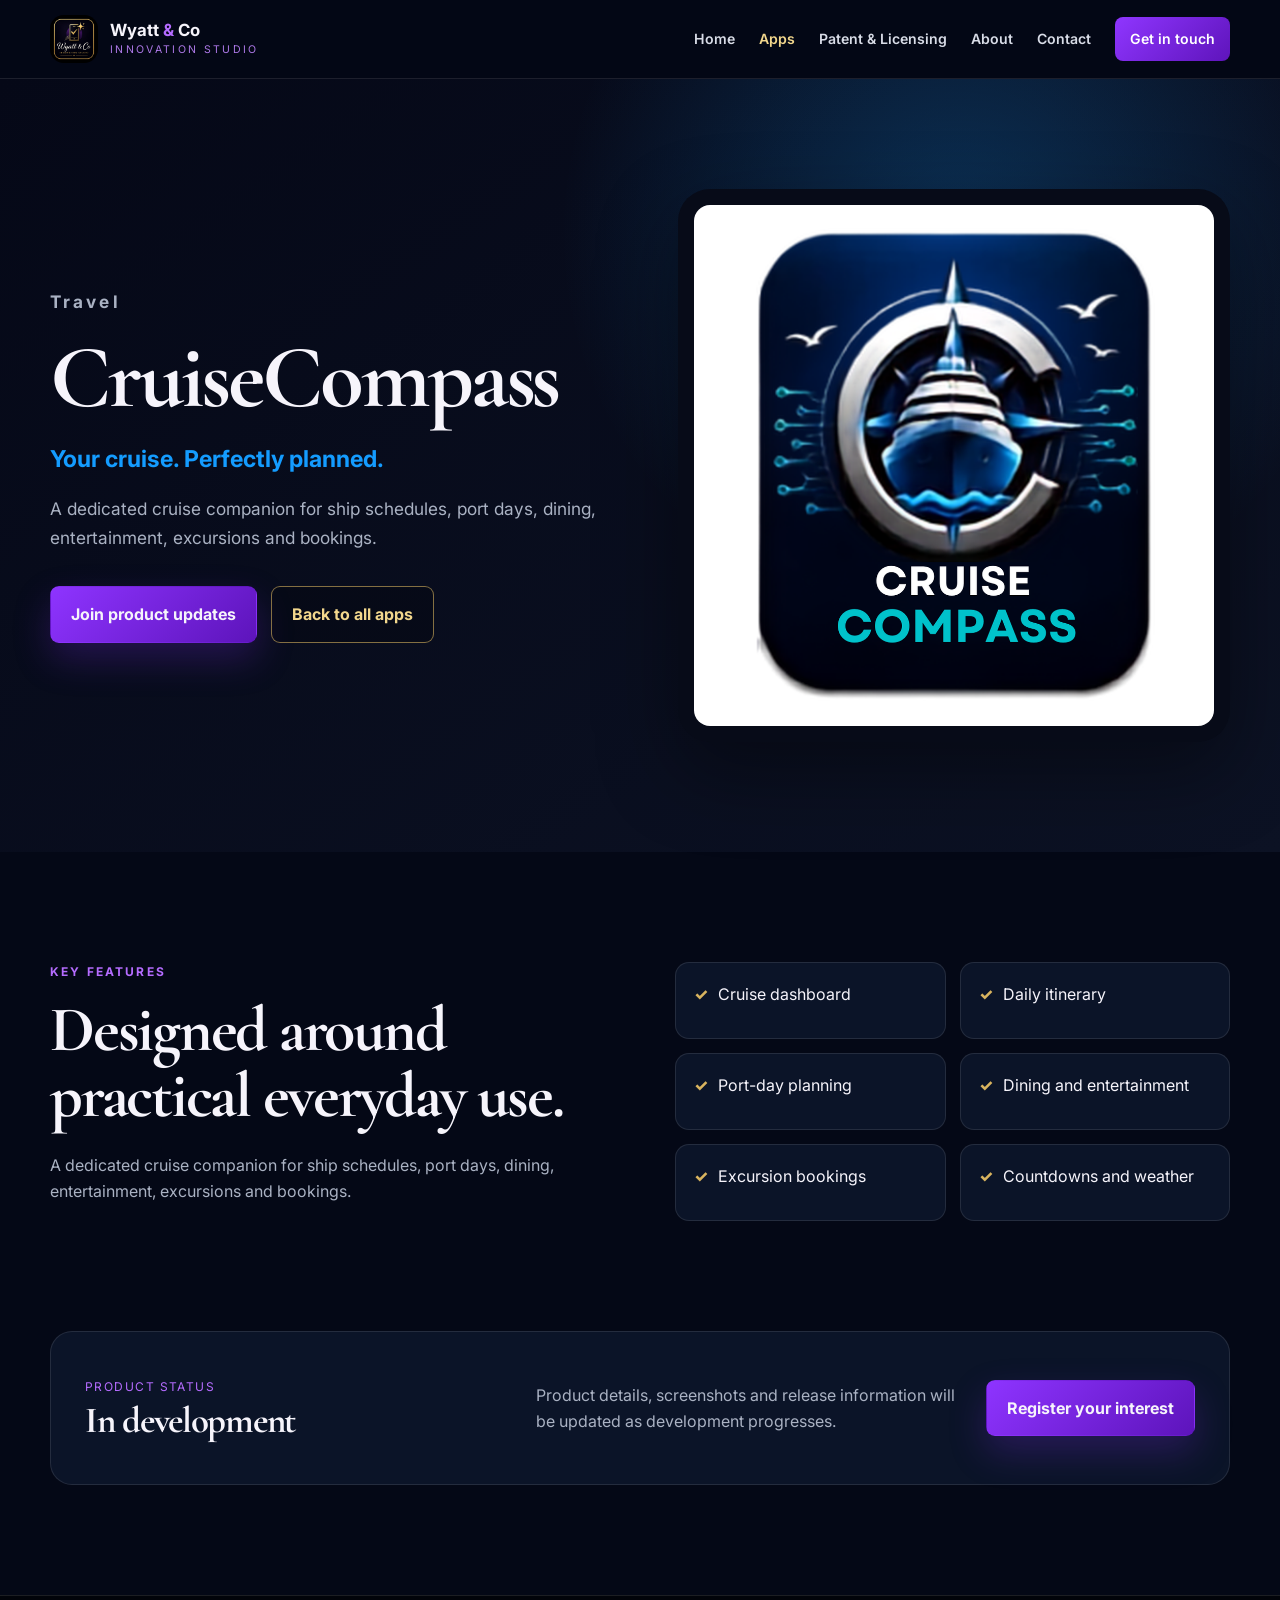
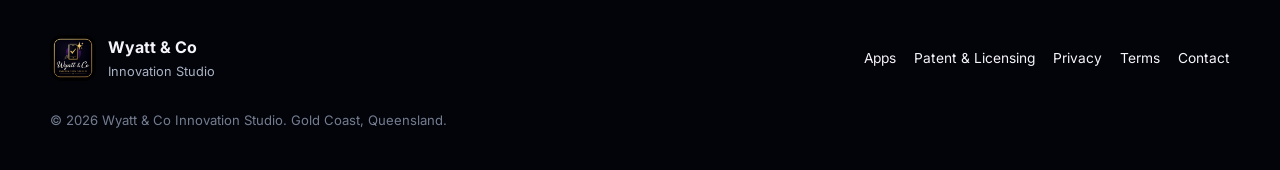
<file: cruisecompass.html>
<!DOCTYPE html>
<html lang="en">
<head>
<meta charset="UTF-8">
<meta name="viewport" content="width=device-width, initial-scale=1.0">
<meta name="description" content="Wyatt & Co Innovation Studio — practical apps and safety innovation inspired by real life.">
<title>CruiseCompass | Wyatt & Co Innovation Studio</title>
<link rel="preconnect" href="https://fonts.googleapis.com">
<link rel="preconnect" href="https://fonts.gstatic.com" crossorigin>
<link href="https://fonts.googleapis.com/css2?family=Cormorant+Garamond:wght@600;700&family=Inter:wght@400;500;600;700&display=swap" rel="stylesheet">
<link rel="stylesheet" href="styles.css">
</head>
<body>

<header class="site-header">
  <div class="container nav-wrap">
    <a class="brand" href="index.html">
      <img src="wyatt_co_logo.jpg" alt="Wyatt & Co Innovation Studio logo">
      <span><strong>Wyatt <b>&</b> Co</strong><small>INNOVATION STUDIO</small></span>
    </a>
    <button class="menu-toggle" aria-label="Open menu" aria-expanded="false">☰</button>
    <nav class="site-nav"><a href="index.html" class="">Home</a><a href="apps.html" class="active">Apps</a><a href="patent.html" class="">Patent & Licensing</a><a href="about.html" class="">About</a><a href="contact.html" class="">Contact</a><a class="nav-cta" href="contact.html">Get in touch</a></nav>
  </div>
</header>

<main>
<section class="product-hero" style="--accent:#149cff">
  <div class="container product-layout">
    <div class="product-copy reveal">
      <p class="eyebrow">Travel</p>
      <h1>CruiseCompass</h1>
      <h2>Your cruise. Perfectly planned.</h2>
      <p>A dedicated cruise companion for ship schedules, port days, dining, entertainment, excursions and bookings.</p>
      <div class="hero-actions">
        <a class="button primary" href="contact.html">Join product updates</a>
        <a class="button secondary" href="apps.html">Back to all apps</a>
      </div>
    </div>
    <div class="product-art reveal"><img src="cruise_compass.png" alt="CruiseCompass product artwork"></div>
  </div>
</section>
<section class="section product-details">
  <div class="container detail-grid">
    <div>
      <p class="eyebrow purple">KEY FEATURES</p>
      <h2>Designed around practical everyday use.</h2>
      <p>A dedicated cruise companion for ship schedules, port days, dining, entertainment, excursions and bookings.</p>
    </div>
    <ul class="feature-list"><li>Cruise dashboard</li><li>Daily itinerary</li><li>Port-day planning</li><li>Dining and entertainment</li><li>Excursion bookings</li><li>Countdowns and weather</li></ul>
  </div>
</section>
<section class="section status-section">
  <div class="container status-card">
    <div><span>Product status</span><h2>In development</h2></div>
    <p>Product details, screenshots and release information will be updated as development progresses.</p>
    <a class="button primary" href="contact.html">Register your interest</a>
  </div>
</section>
</main>

<footer class="site-footer">
  <div class="container footer-grid">
    <div class="footer-brand">
      <img src="wyatt_co_logo.jpg" alt="">
      <div><strong>Wyatt & Co</strong><span>Innovation Studio</span></div>
    </div>
    <div class="footer-links">
      <a href="apps.html">Apps</a>
      <a href="patent.html">Patent & Licensing</a>
      <a href="privacy.html">Privacy</a>
      <a href="terms.html">Terms</a>
      <a href="contact.html">Contact</a>
    </div>
    <p>© <span id="year"></span> Wyatt & Co Innovation Studio. Gold Coast, Queensland.</p>
  </div>
</footer>
<script src="script.js"></script>
</body>
</html>
</file>
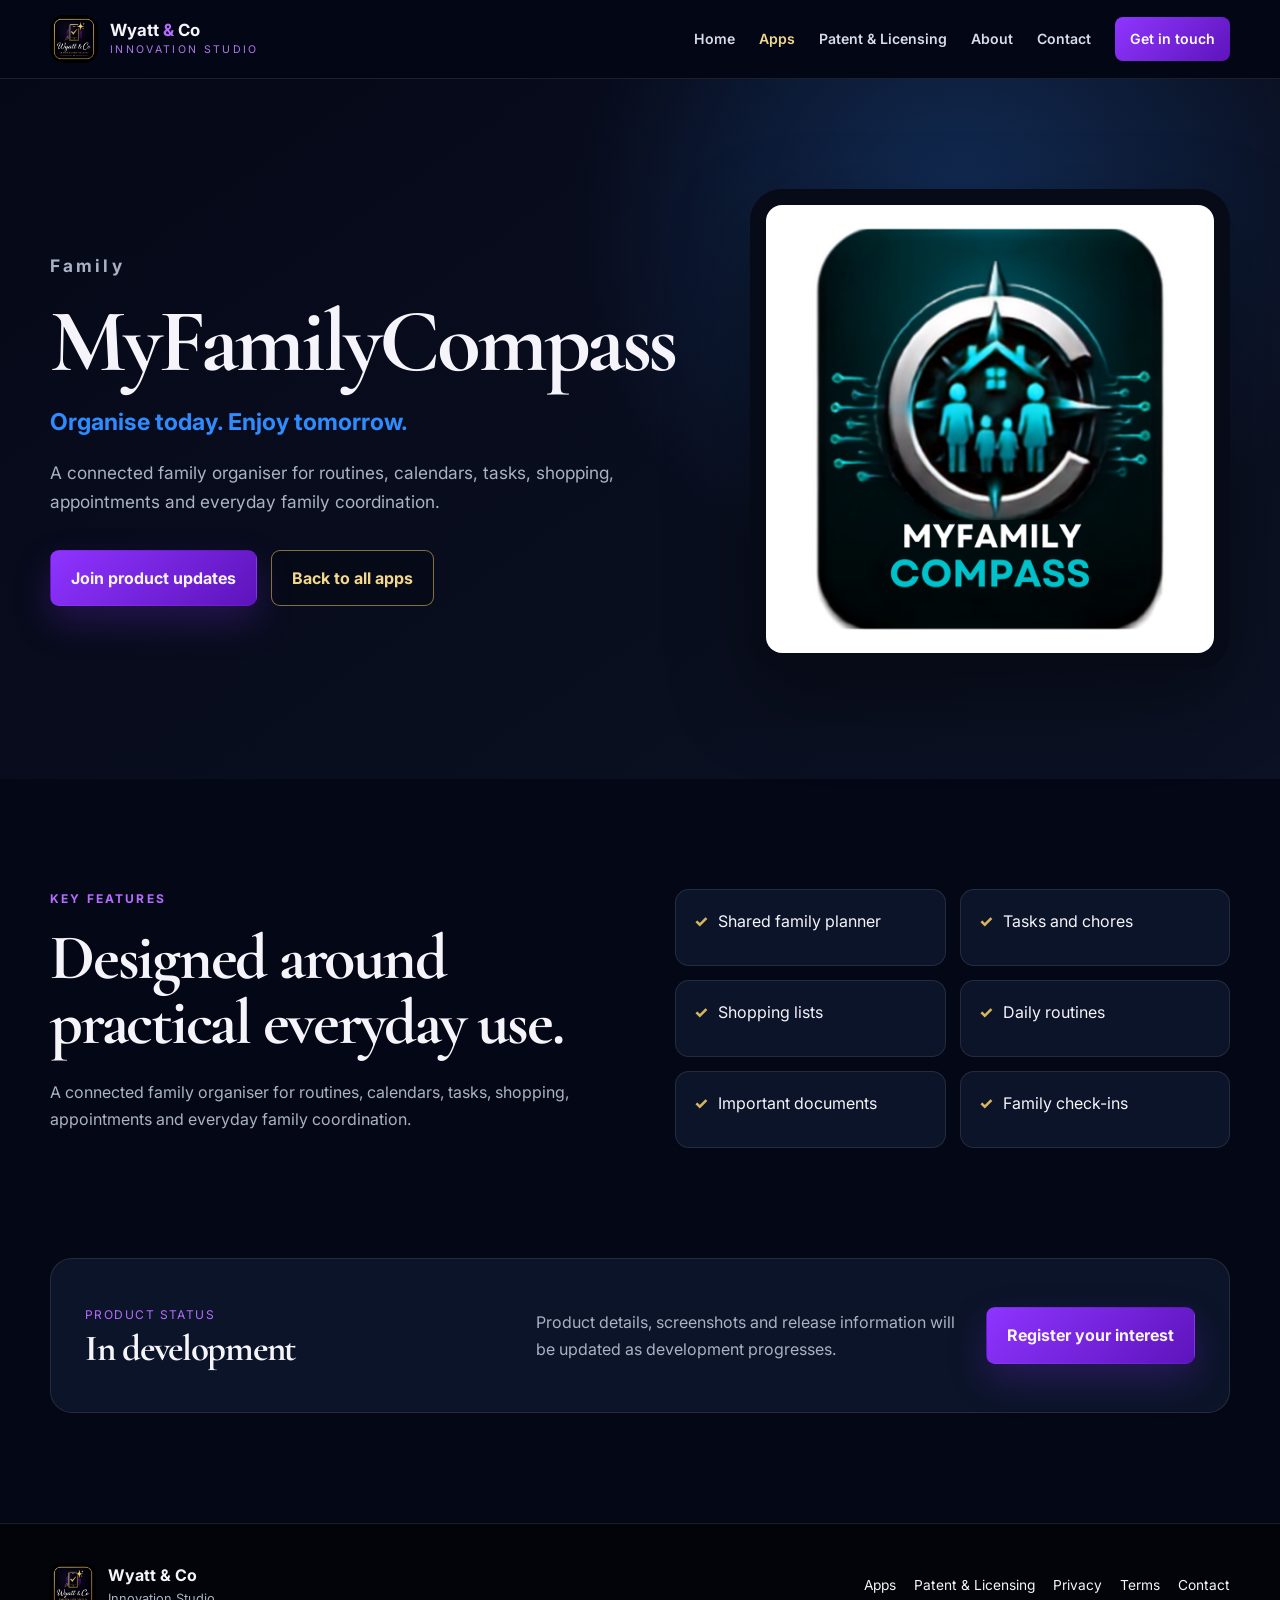
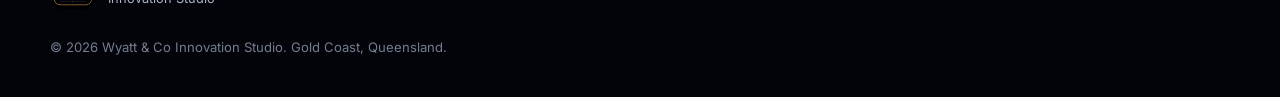
<file: myfamilycompass.html>
<!DOCTYPE html>
<html lang="en">
<head>
<meta charset="UTF-8">
<meta name="viewport" content="width=device-width, initial-scale=1.0">
<meta name="description" content="Wyatt & Co Innovation Studio — practical apps and safety innovation inspired by real life.">
<title>MyFamilyCompass | Wyatt & Co Innovation Studio</title>
<link rel="preconnect" href="https://fonts.googleapis.com">
<link rel="preconnect" href="https://fonts.gstatic.com" crossorigin>
<link href="https://fonts.googleapis.com/css2?family=Cormorant+Garamond:wght@600;700&family=Inter:wght@400;500;600;700&display=swap" rel="stylesheet">
<link rel="stylesheet" href="styles.css">
</head>
<body>

<header class="site-header">
  <div class="container nav-wrap">
    <a class="brand" href="index.html">
      <img src="wyatt_co_logo.jpg" alt="Wyatt & Co Innovation Studio logo">
      <span><strong>Wyatt <b>&</b> Co</strong><small>INNOVATION STUDIO</small></span>
    </a>
    <button class="menu-toggle" aria-label="Open menu" aria-expanded="false">☰</button>
    <nav class="site-nav"><a href="index.html" class="">Home</a><a href="apps.html" class="active">Apps</a><a href="patent.html" class="">Patent & Licensing</a><a href="about.html" class="">About</a><a href="contact.html" class="">Contact</a><a class="nav-cta" href="contact.html">Get in touch</a></nav>
  </div>
</header>

<main>
<section class="product-hero" style="--accent:#2f8cff">
  <div class="container product-layout">
    <div class="product-copy reveal">
      <p class="eyebrow">Family</p>
      <h1>MyFamilyCompass</h1>
      <h2>Organise today. Enjoy tomorrow.</h2>
      <p>A connected family organiser for routines, calendars, tasks, shopping, appointments and everyday family coordination.</p>
      <div class="hero-actions">
        <a class="button primary" href="contact.html">Join product updates</a>
        <a class="button secondary" href="apps.html">Back to all apps</a>
      </div>
    </div>
    <div class="product-art reveal"><img src="myfamily_compass.png" alt="MyFamilyCompass product artwork"></div>
  </div>
</section>
<section class="section product-details">
  <div class="container detail-grid">
    <div>
      <p class="eyebrow purple">KEY FEATURES</p>
      <h2>Designed around practical everyday use.</h2>
      <p>A connected family organiser for routines, calendars, tasks, shopping, appointments and everyday family coordination.</p>
    </div>
    <ul class="feature-list"><li>Shared family planner</li><li>Tasks and chores</li><li>Shopping lists</li><li>Daily routines</li><li>Important documents</li><li>Family check-ins</li></ul>
  </div>
</section>
<section class="section status-section">
  <div class="container status-card">
    <div><span>Product status</span><h2>In development</h2></div>
    <p>Product details, screenshots and release information will be updated as development progresses.</p>
    <a class="button primary" href="contact.html">Register your interest</a>
  </div>
</section>
</main>

<footer class="site-footer">
  <div class="container footer-grid">
    <div class="footer-brand">
      <img src="wyatt_co_logo.jpg" alt="">
      <div><strong>Wyatt & Co</strong><span>Innovation Studio</span></div>
    </div>
    <div class="footer-links">
      <a href="apps.html">Apps</a>
      <a href="patent.html">Patent & Licensing</a>
      <a href="privacy.html">Privacy</a>
      <a href="terms.html">Terms</a>
      <a href="contact.html">Contact</a>
    </div>
    <p>© <span id="year"></span> Wyatt & Co Innovation Studio. Gold Coast, Queensland.</p>
  </div>
</footer>
<script src="script.js"></script>
</body>
</html>
</file>
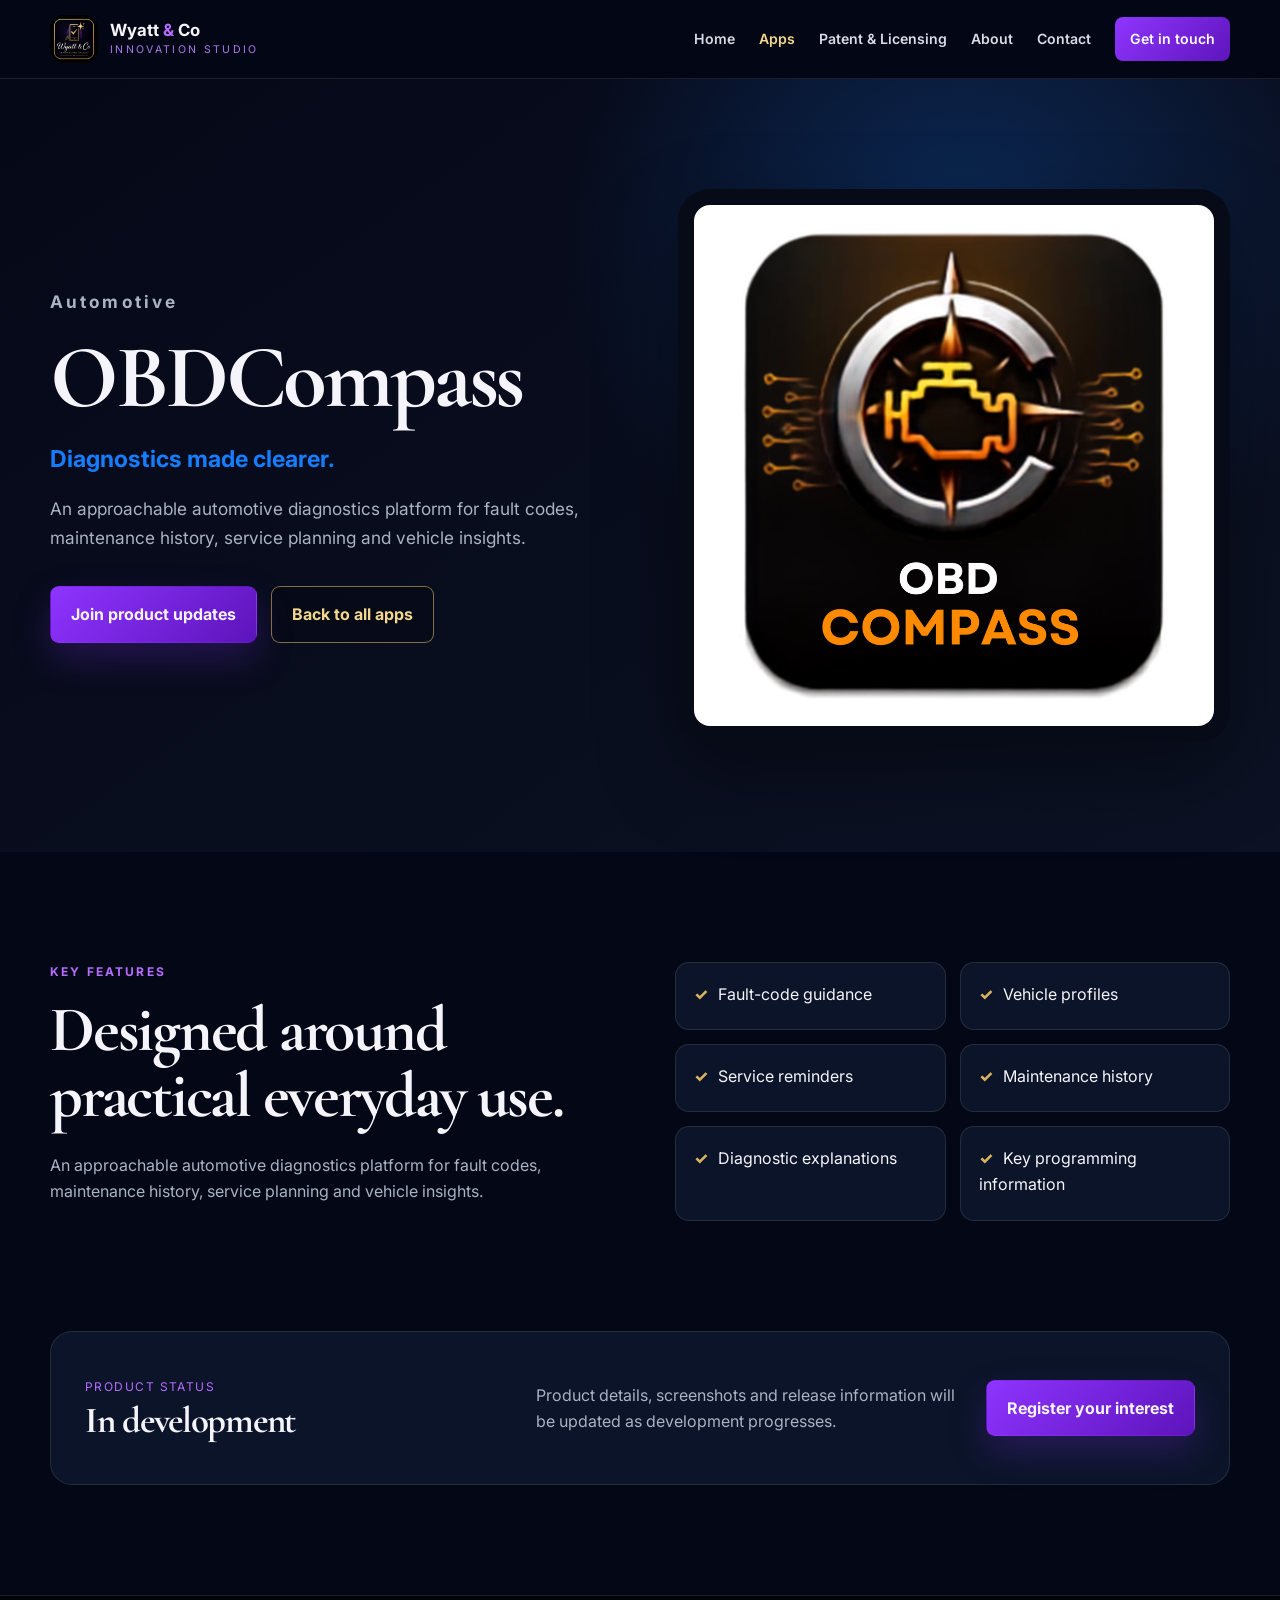
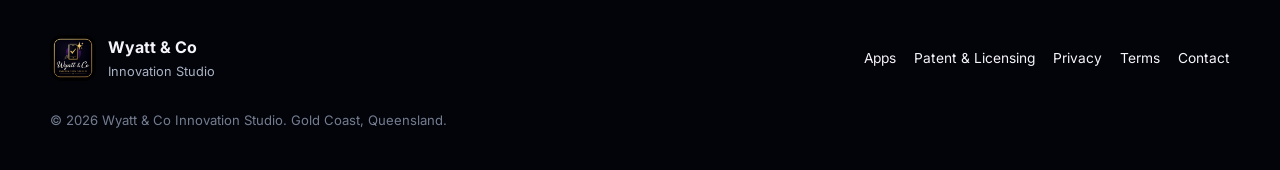
<file: obdcompass.html>
<!DOCTYPE html>
<html lang="en">
<head>
<meta charset="UTF-8">
<meta name="viewport" content="width=device-width, initial-scale=1.0">
<meta name="description" content="Wyatt & Co Innovation Studio — practical apps and safety innovation inspired by real life.">
<title>OBDCompass | Wyatt & Co Innovation Studio</title>
<link rel="preconnect" href="https://fonts.googleapis.com">
<link rel="preconnect" href="https://fonts.gstatic.com" crossorigin>
<link href="https://fonts.googleapis.com/css2?family=Cormorant+Garamond:wght@600;700&family=Inter:wght@400;500;600;700&display=swap" rel="stylesheet">
<link rel="stylesheet" href="styles.css">
</head>
<body>

<header class="site-header">
  <div class="container nav-wrap">
    <a class="brand" href="index.html">
      <img src="wyatt_co_logo.jpg" alt="Wyatt & Co Innovation Studio logo">
      <span><strong>Wyatt <b>&</b> Co</strong><small>INNOVATION STUDIO</small></span>
    </a>
    <button class="menu-toggle" aria-label="Open menu" aria-expanded="false">☰</button>
    <nav class="site-nav"><a href="index.html" class="">Home</a><a href="apps.html" class="active">Apps</a><a href="patent.html" class="">Patent & Licensing</a><a href="about.html" class="">About</a><a href="contact.html" class="">Contact</a><a class="nav-cta" href="contact.html">Get in touch</a></nav>
  </div>
</header>

<main>
<section class="product-hero" style="--accent:#167dff">
  <div class="container product-layout">
    <div class="product-copy reveal">
      <p class="eyebrow">Automotive</p>
      <h1>OBDCompass</h1>
      <h2>Diagnostics made clearer.</h2>
      <p>An approachable automotive diagnostics platform for fault codes, maintenance history, service planning and vehicle insights.</p>
      <div class="hero-actions">
        <a class="button primary" href="contact.html">Join product updates</a>
        <a class="button secondary" href="apps.html">Back to all apps</a>
      </div>
    </div>
    <div class="product-art reveal"><img src="obd_compass.png" alt="OBDCompass product artwork"></div>
  </div>
</section>
<section class="section product-details">
  <div class="container detail-grid">
    <div>
      <p class="eyebrow purple">KEY FEATURES</p>
      <h2>Designed around practical everyday use.</h2>
      <p>An approachable automotive diagnostics platform for fault codes, maintenance history, service planning and vehicle insights.</p>
    </div>
    <ul class="feature-list"><li>Fault-code guidance</li><li>Vehicle profiles</li><li>Service reminders</li><li>Maintenance history</li><li>Diagnostic explanations</li><li>Key programming information</li></ul>
  </div>
</section>
<section class="section status-section">
  <div class="container status-card">
    <div><span>Product status</span><h2>In development</h2></div>
    <p>Product details, screenshots and release information will be updated as development progresses.</p>
    <a class="button primary" href="contact.html">Register your interest</a>
  </div>
</section>
</main>

<footer class="site-footer">
  <div class="container footer-grid">
    <div class="footer-brand">
      <img src="wyatt_co_logo.jpg" alt="">
      <div><strong>Wyatt & Co</strong><span>Innovation Studio</span></div>
    </div>
    <div class="footer-links">
      <a href="apps.html">Apps</a>
      <a href="patent.html">Patent & Licensing</a>
      <a href="privacy.html">Privacy</a>
      <a href="terms.html">Terms</a>
      <a href="contact.html">Contact</a>
    </div>
    <p>© <span id="year"></span> Wyatt & Co Innovation Studio. Gold Coast, Queensland.</p>
  </div>
</footer>
<script src="script.js"></script>
</body>
</html>
</file>
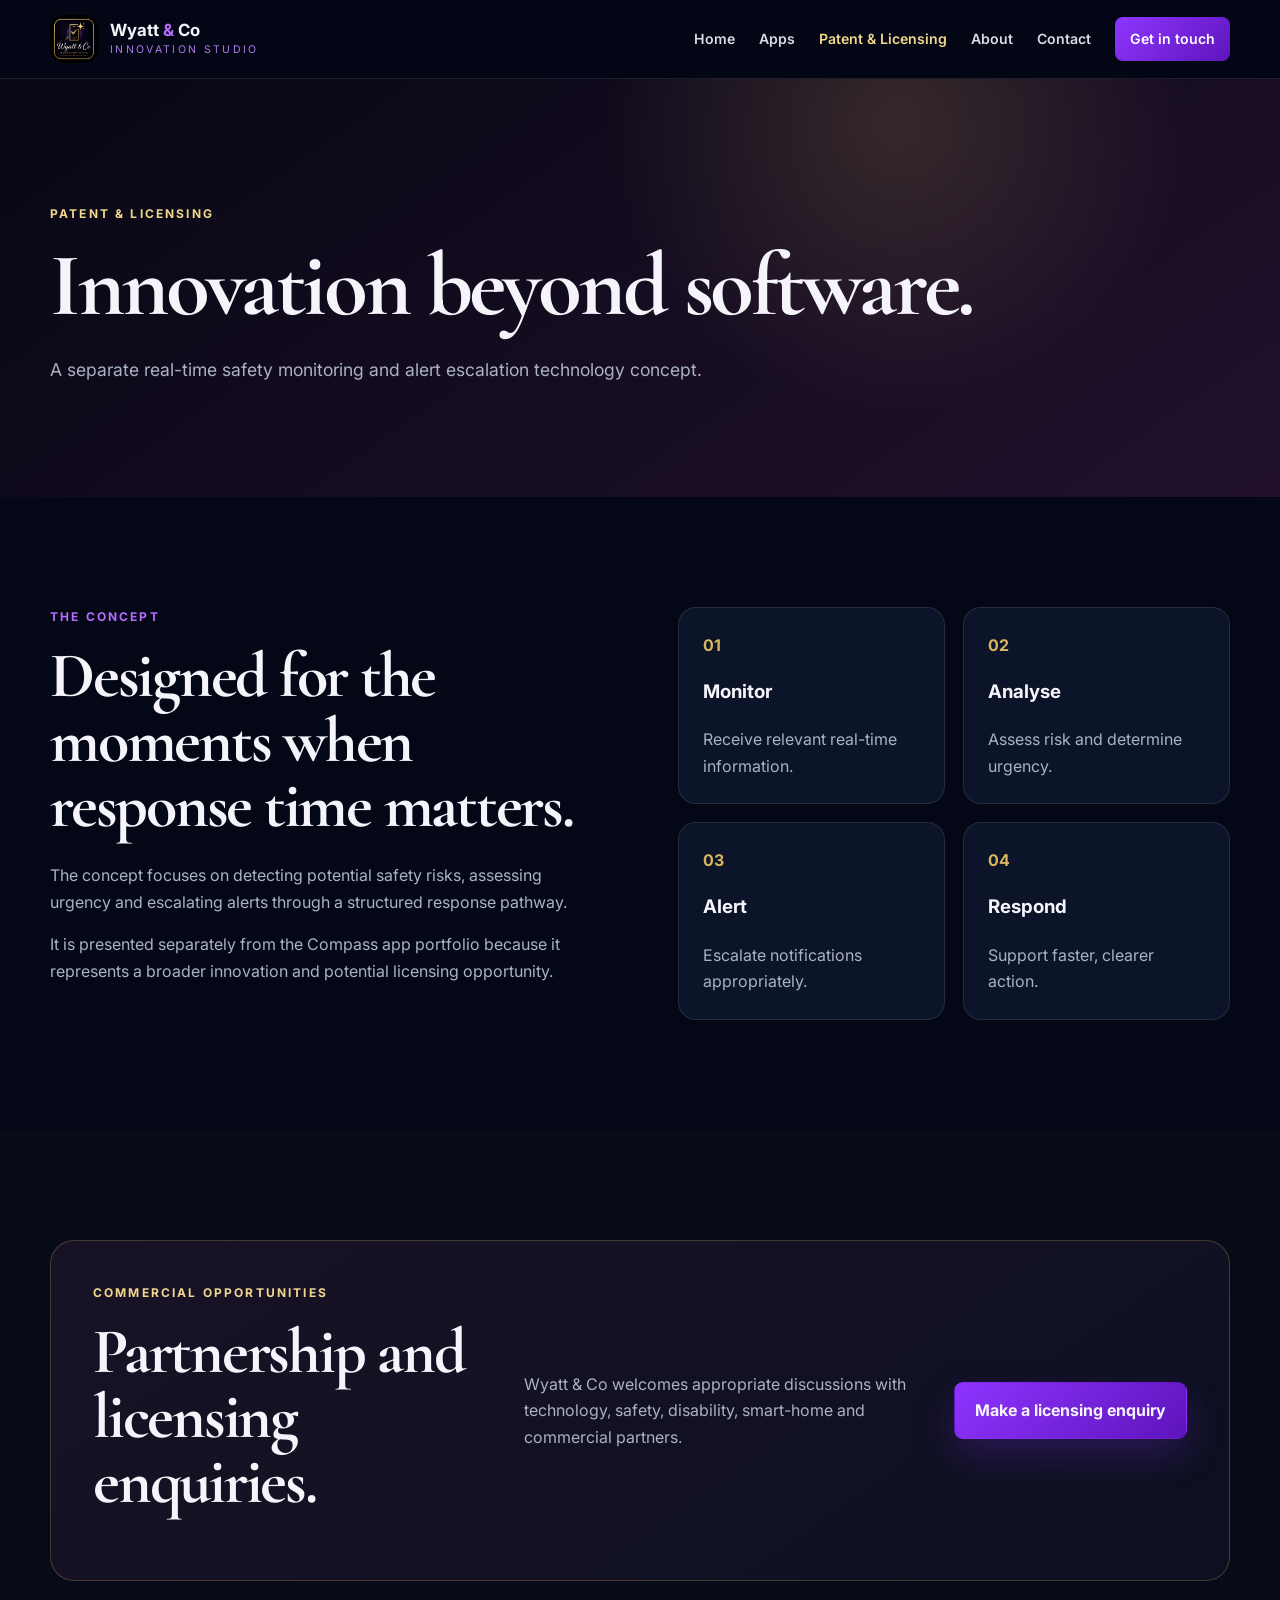
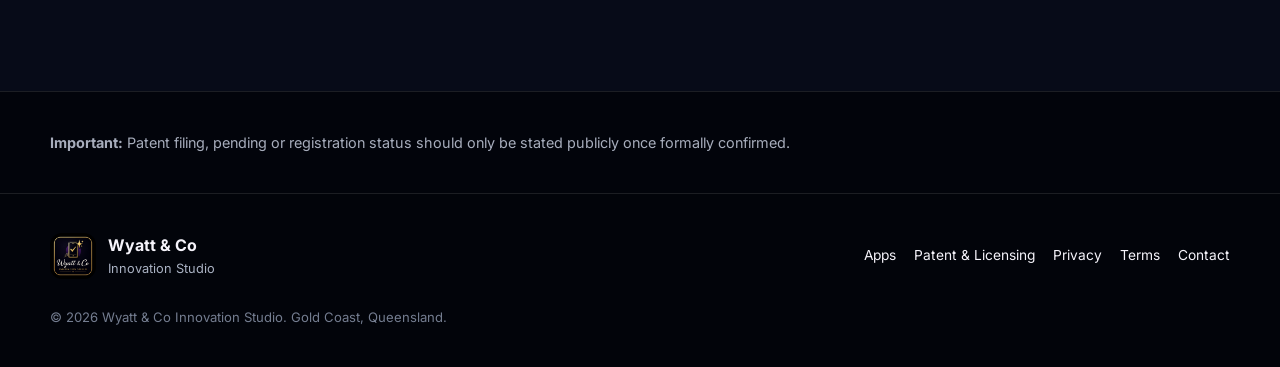
<file: patent.html>
<!DOCTYPE html>
<html lang="en">
<head>
<meta charset="UTF-8">
<meta name="viewport" content="width=device-width, initial-scale=1.0">
<meta name="description" content="Wyatt & Co Innovation Studio — practical apps and safety innovation inspired by real life.">
<title>Patent & Licensing | Wyatt & Co Innovation Studio</title>
<link rel="preconnect" href="https://fonts.googleapis.com">
<link rel="preconnect" href="https://fonts.gstatic.com" crossorigin>
<link href="https://fonts.googleapis.com/css2?family=Cormorant+Garamond:wght@600;700&family=Inter:wght@400;500;600;700&display=swap" rel="stylesheet">
<link rel="stylesheet" href="styles.css">
</head>
<body>

<header class="site-header">
  <div class="container nav-wrap">
    <a class="brand" href="index.html">
      <img src="wyatt_co_logo.jpg" alt="Wyatt & Co Innovation Studio logo">
      <span><strong>Wyatt <b>&</b> Co</strong><small>INNOVATION STUDIO</small></span>
    </a>
    <button class="menu-toggle" aria-label="Open menu" aria-expanded="false">☰</button>
    <nav class="site-nav"><a href="index.html" class="">Home</a><a href="apps.html" class="">Apps</a><a href="patent.html" class="active">Patent & Licensing</a><a href="about.html" class="">About</a><a href="contact.html" class="">Contact</a><a class="nav-cta" href="contact.html">Get in touch</a></nav>
  </div>
</header>

<main>
<section class="page-hero patent-hero">
  <div class="container">
    <p class="eyebrow gold">PATENT & LICENSING</p>
    <h1>Innovation beyond software.</h1>
    <p>A separate real-time safety monitoring and alert escalation technology concept.</p>
  </div>
</section>
<section class="section">
  <div class="container patent-grid">
    <div class="patent-copy">
      <p class="eyebrow purple">THE CONCEPT</p>
      <h2>Designed for the moments when response time matters.</h2>
      <p>The concept focuses on detecting potential safety risks, assessing urgency and escalating alerts through a structured response pathway.</p>
      <p>It is presented separately from the Compass app portfolio because it represents a broader innovation and potential licensing opportunity.</p>
    </div>
    <div class="process">
      <article><b>01</b><h3>Monitor</h3><p>Receive relevant real-time information.</p></article>
      <article><b>02</b><h3>Analyse</h3><p>Assess risk and determine urgency.</p></article>
      <article><b>03</b><h3>Alert</h3><p>Escalate notifications appropriately.</p></article>
      <article><b>04</b><h3>Respond</h3><p>Support faster, clearer action.</p></article>
    </div>
  </div>
</section>
<section class="section licensing">
  <div class="container licensing-card">
    <div><p class="eyebrow gold">COMMERCIAL OPPORTUNITIES</p><h2>Partnership and licensing enquiries.</h2></div>
    <p>Wyatt & Co welcomes appropriate discussions with technology, safety, disability, smart-home and commercial partners.</p>
    <a class="button primary" href="contact.html">Make a licensing enquiry</a>
  </div>
</section>
<section class="legal-note"><div class="container"><p><strong>Important:</strong> Patent filing, pending or registration status should only be stated publicly once formally confirmed.</p></div></section>
</main>

<footer class="site-footer">
  <div class="container footer-grid">
    <div class="footer-brand">
      <img src="wyatt_co_logo.jpg" alt="">
      <div><strong>Wyatt & Co</strong><span>Innovation Studio</span></div>
    </div>
    <div class="footer-links">
      <a href="apps.html">Apps</a>
      <a href="patent.html">Patent & Licensing</a>
      <a href="privacy.html">Privacy</a>
      <a href="terms.html">Terms</a>
      <a href="contact.html">Contact</a>
    </div>
    <p>© <span id="year"></span> Wyatt & Co Innovation Studio. Gold Coast, Queensland.</p>
  </div>
</footer>
<script src="script.js"></script>
</body>
</html>
</file>
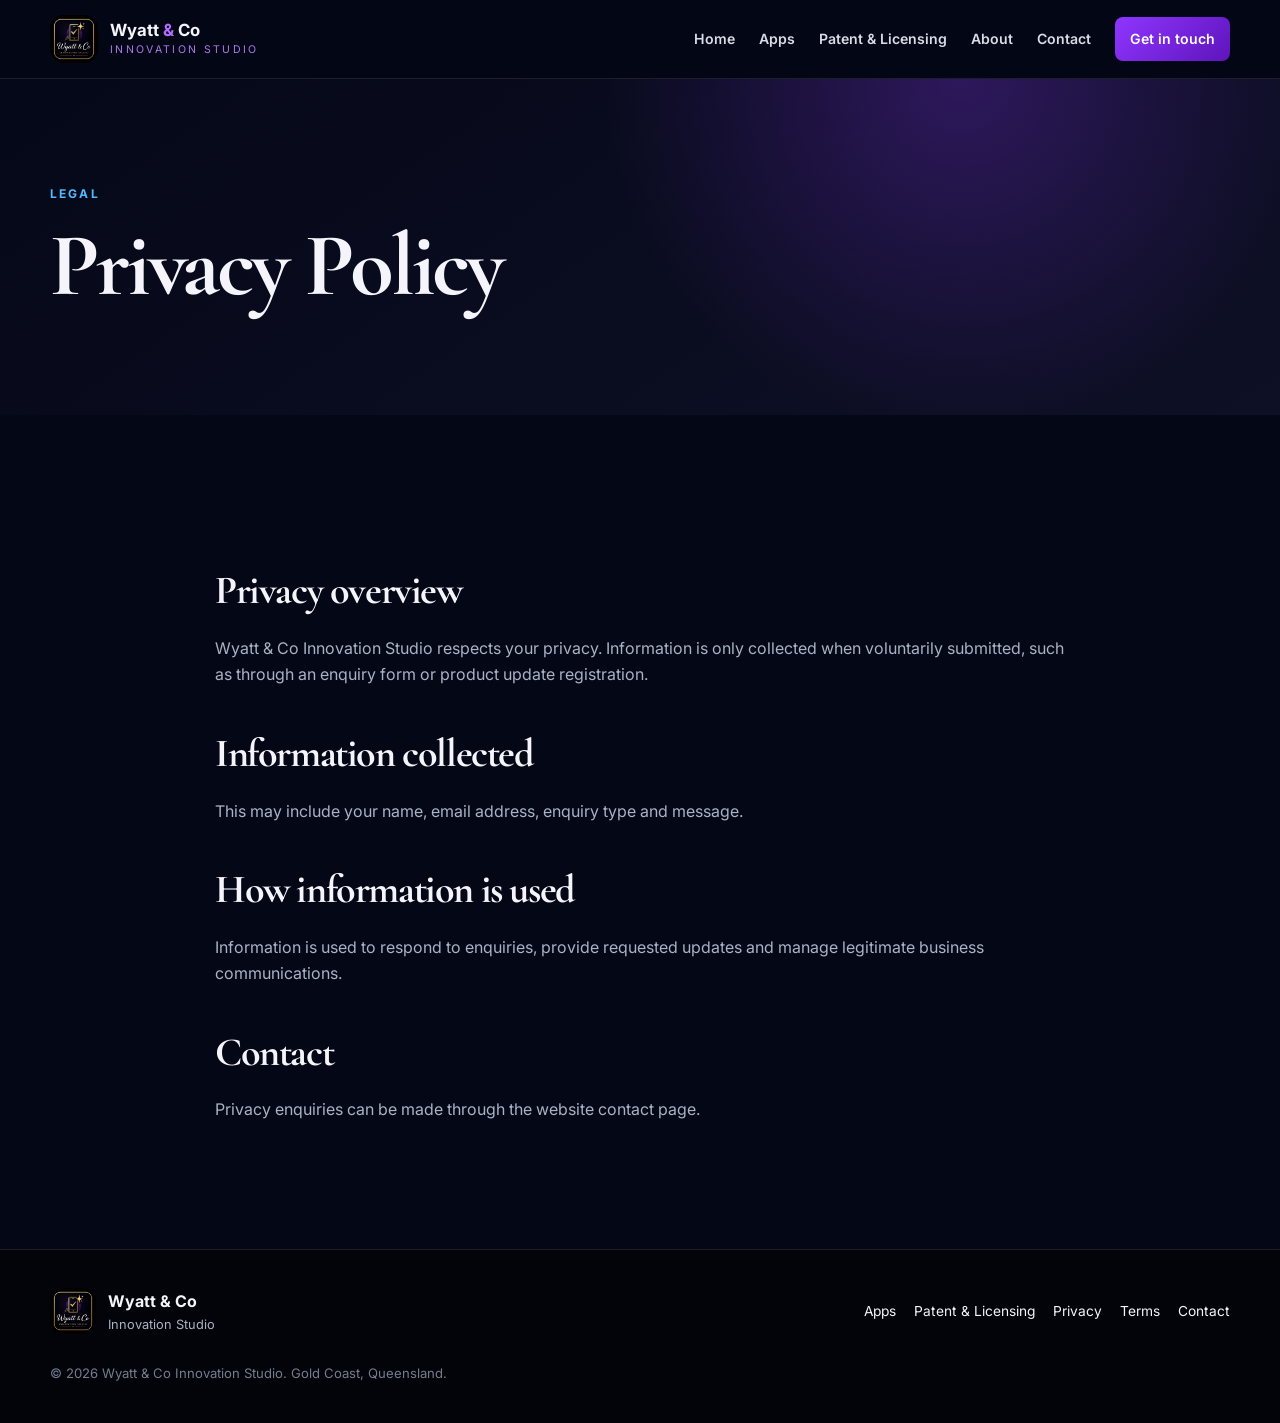
<file: privacy.html>
<!DOCTYPE html>
<html lang="en">
<head>
<meta charset="UTF-8">
<meta name="viewport" content="width=device-width, initial-scale=1.0">
<meta name="description" content="Wyatt & Co Innovation Studio — practical apps and safety innovation inspired by real life.">
<title>Privacy Policy | Wyatt & Co Innovation Studio</title>
<link rel="preconnect" href="https://fonts.googleapis.com">
<link rel="preconnect" href="https://fonts.gstatic.com" crossorigin>
<link href="https://fonts.googleapis.com/css2?family=Cormorant+Garamond:wght@600;700&family=Inter:wght@400;500;600;700&display=swap" rel="stylesheet">
<link rel="stylesheet" href="styles.css">
</head>
<body>

<header class="site-header">
  <div class="container nav-wrap">
    <a class="brand" href="index.html">
      <img src="wyatt_co_logo.jpg" alt="Wyatt & Co Innovation Studio logo">
      <span><strong>Wyatt <b>&</b> Co</strong><small>INNOVATION STUDIO</small></span>
    </a>
    <button class="menu-toggle" aria-label="Open menu" aria-expanded="false">☰</button>
    <nav class="site-nav"><a href="index.html" class="">Home</a><a href="apps.html" class="">Apps</a><a href="patent.html" class="">Patent & Licensing</a><a href="about.html" class="">About</a><a href="contact.html" class="">Contact</a><a class="nav-cta" href="contact.html">Get in touch</a></nav>
  </div>
</header>

<main>
<section class="page-hero compact"><div class="container"><p class="eyebrow">LEGAL</p><h1>Privacy Policy</h1></div></section>
<section class="section legal-copy"><div class="container narrow">
<h2>Privacy overview</h2>
<p>Wyatt & Co Innovation Studio respects your privacy. Information is only collected when voluntarily submitted, such as through an enquiry form or product update registration.</p>
<h2>Information collected</h2><p>This may include your name, email address, enquiry type and message.</p>
<h2>How information is used</h2><p>Information is used to respond to enquiries, provide requested updates and manage legitimate business communications.</p>
<h2>Contact</h2><p>Privacy enquiries can be made through the website contact page.</p>
</div></section>
</main>

<footer class="site-footer">
  <div class="container footer-grid">
    <div class="footer-brand">
      <img src="wyatt_co_logo.jpg" alt="">
      <div><strong>Wyatt & Co</strong><span>Innovation Studio</span></div>
    </div>
    <div class="footer-links">
      <a href="apps.html">Apps</a>
      <a href="patent.html">Patent & Licensing</a>
      <a href="privacy.html">Privacy</a>
      <a href="terms.html">Terms</a>
      <a href="contact.html">Contact</a>
    </div>
    <p>© <span id="year"></span> Wyatt & Co Innovation Studio. Gold Coast, Queensland.</p>
  </div>
</footer>
<script src="script.js"></script>
</body>
</html>
</file>
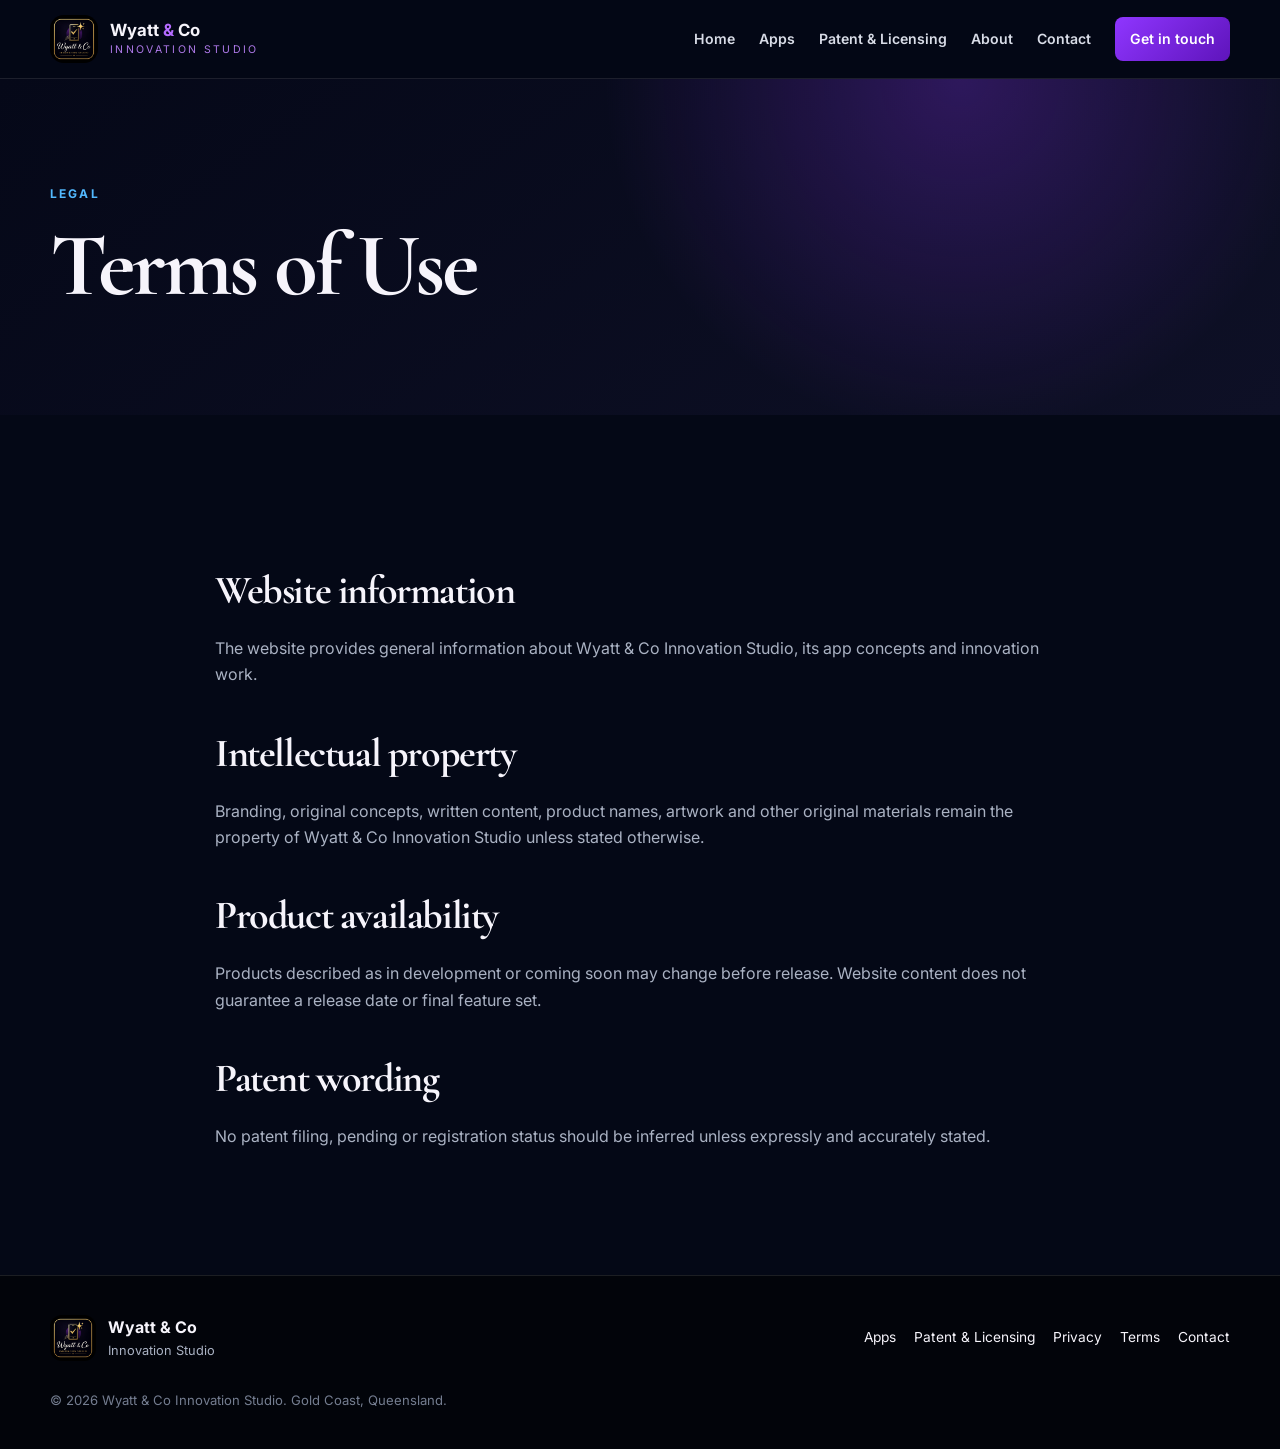
<file: terms.html>
<!DOCTYPE html>
<html lang="en">
<head>
<meta charset="UTF-8">
<meta name="viewport" content="width=device-width, initial-scale=1.0">
<meta name="description" content="Wyatt & Co Innovation Studio — practical apps and safety innovation inspired by real life.">
<title>Terms of Use | Wyatt & Co Innovation Studio</title>
<link rel="preconnect" href="https://fonts.googleapis.com">
<link rel="preconnect" href="https://fonts.gstatic.com" crossorigin>
<link href="https://fonts.googleapis.com/css2?family=Cormorant+Garamond:wght@600;700&family=Inter:wght@400;500;600;700&display=swap" rel="stylesheet">
<link rel="stylesheet" href="styles.css">
</head>
<body>

<header class="site-header">
  <div class="container nav-wrap">
    <a class="brand" href="index.html">
      <img src="wyatt_co_logo.jpg" alt="Wyatt & Co Innovation Studio logo">
      <span><strong>Wyatt <b>&</b> Co</strong><small>INNOVATION STUDIO</small></span>
    </a>
    <button class="menu-toggle" aria-label="Open menu" aria-expanded="false">☰</button>
    <nav class="site-nav"><a href="index.html" class="">Home</a><a href="apps.html" class="">Apps</a><a href="patent.html" class="">Patent & Licensing</a><a href="about.html" class="">About</a><a href="contact.html" class="">Contact</a><a class="nav-cta" href="contact.html">Get in touch</a></nav>
  </div>
</header>

<main>
<section class="page-hero compact"><div class="container"><p class="eyebrow">LEGAL</p><h1>Terms of Use</h1></div></section>
<section class="section legal-copy"><div class="container narrow">
<h2>Website information</h2><p>The website provides general information about Wyatt & Co Innovation Studio, its app concepts and innovation work.</p>
<h2>Intellectual property</h2><p>Branding, original concepts, written content, product names, artwork and other original materials remain the property of Wyatt & Co Innovation Studio unless stated otherwise.</p>
<h2>Product availability</h2><p>Products described as in development or coming soon may change before release. Website content does not guarantee a release date or final feature set.</p>
<h2>Patent wording</h2><p>No patent filing, pending or registration status should be inferred unless expressly and accurately stated.</p>
</div></section>
</main>

<footer class="site-footer">
  <div class="container footer-grid">
    <div class="footer-brand">
      <img src="wyatt_co_logo.jpg" alt="">
      <div><strong>Wyatt & Co</strong><span>Innovation Studio</span></div>
    </div>
    <div class="footer-links">
      <a href="apps.html">Apps</a>
      <a href="patent.html">Patent & Licensing</a>
      <a href="privacy.html">Privacy</a>
      <a href="terms.html">Terms</a>
      <a href="contact.html">Contact</a>
    </div>
    <p>© <span id="year"></span> Wyatt & Co Innovation Studio. Gold Coast, Queensland.</p>
  </div>
</footer>
<script src="script.js"></script>
</body>
</html>
</file>
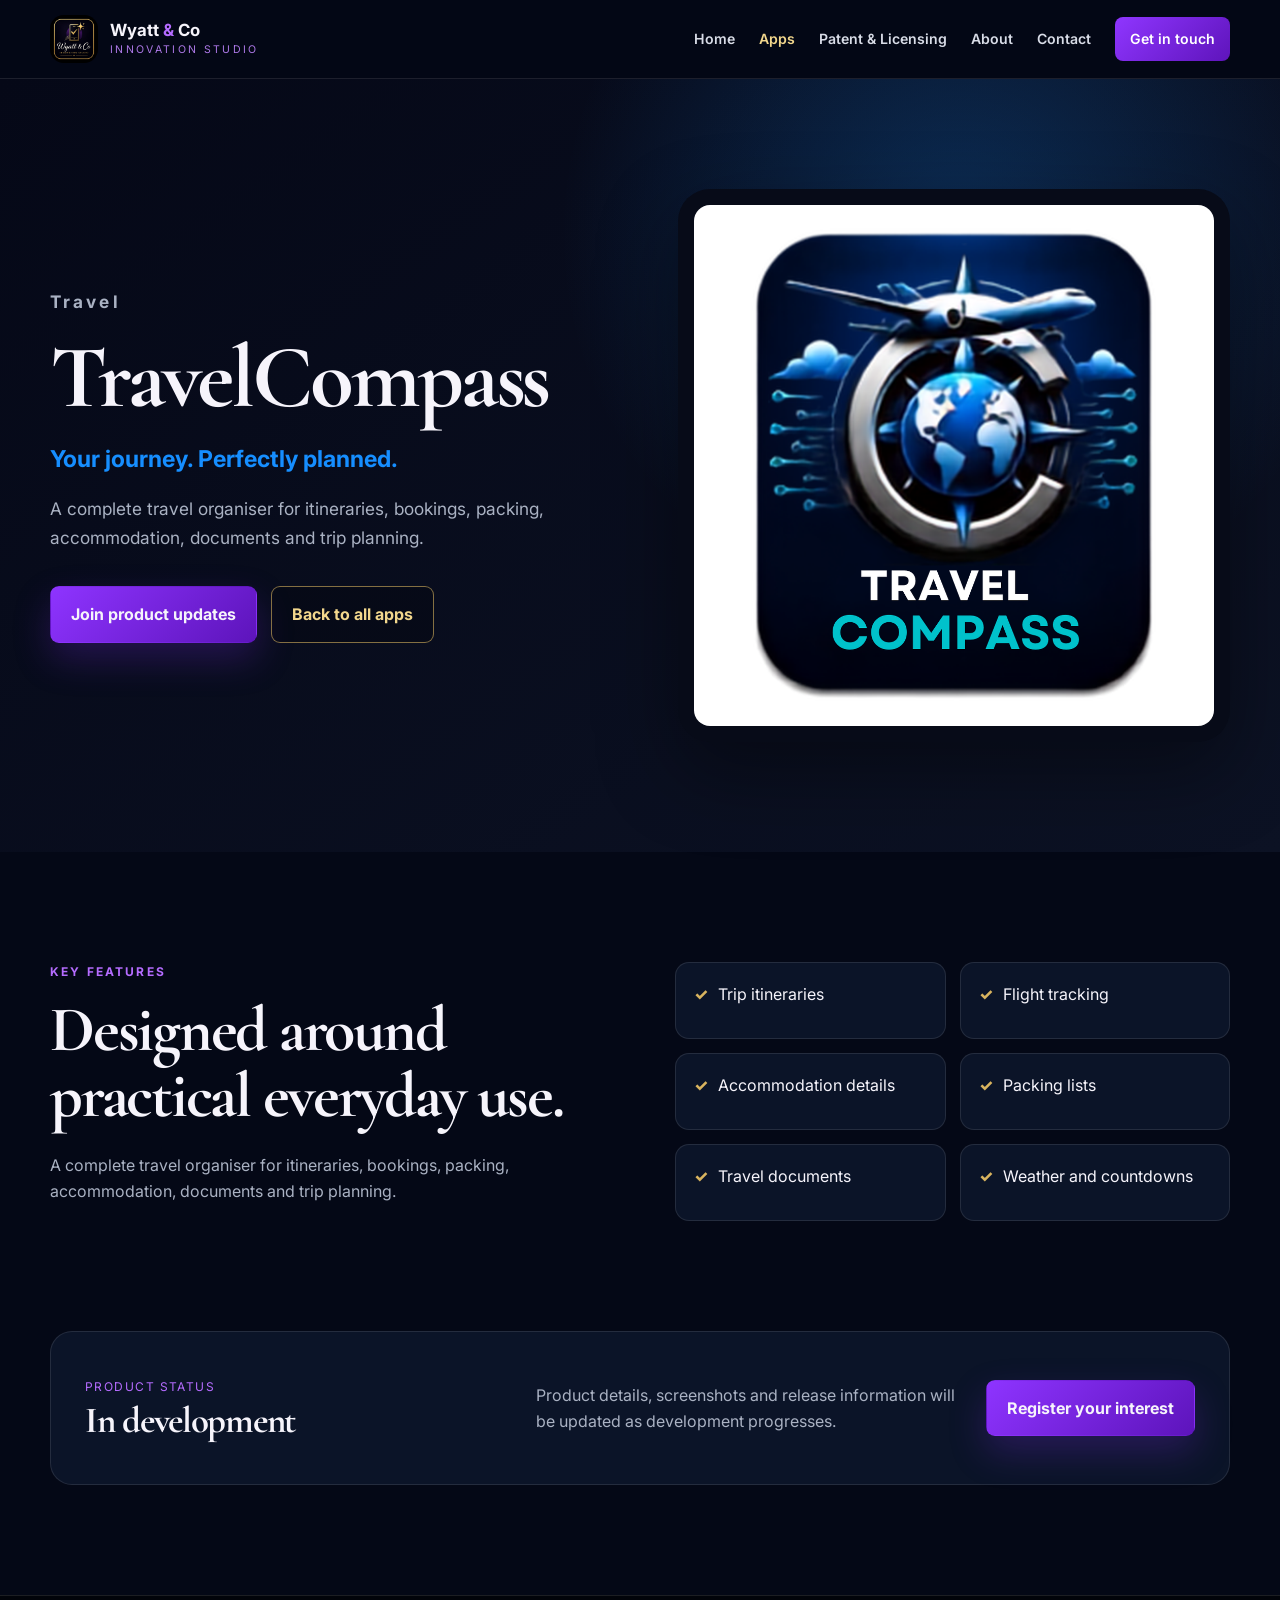
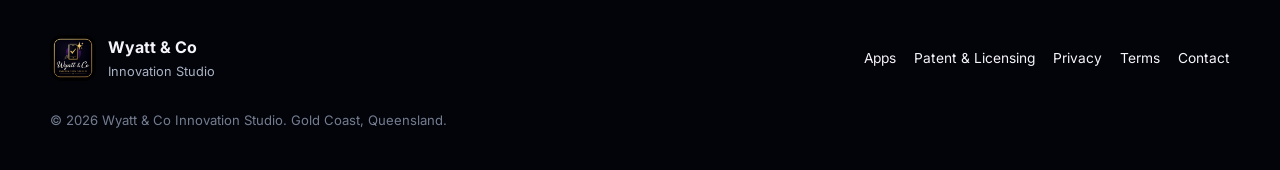
<file: travelcompass.html>
<!DOCTYPE html>
<html lang="en">
<head>
<meta charset="UTF-8">
<meta name="viewport" content="width=device-width, initial-scale=1.0">
<meta name="description" content="Wyatt & Co Innovation Studio — practical apps and safety innovation inspired by real life.">
<title>TravelCompass | Wyatt & Co Innovation Studio</title>
<link rel="preconnect" href="https://fonts.googleapis.com">
<link rel="preconnect" href="https://fonts.gstatic.com" crossorigin>
<link href="https://fonts.googleapis.com/css2?family=Cormorant+Garamond:wght@600;700&family=Inter:wght@400;500;600;700&display=swap" rel="stylesheet">
<link rel="stylesheet" href="styles.css">
</head>
<body>

<header class="site-header">
  <div class="container nav-wrap">
    <a class="brand" href="index.html">
      <img src="wyatt_co_logo.jpg" alt="Wyatt & Co Innovation Studio logo">
      <span><strong>Wyatt <b>&</b> Co</strong><small>INNOVATION STUDIO</small></span>
    </a>
    <button class="menu-toggle" aria-label="Open menu" aria-expanded="false">☰</button>
    <nav class="site-nav"><a href="index.html" class="">Home</a><a href="apps.html" class="active">Apps</a><a href="patent.html" class="">Patent & Licensing</a><a href="about.html" class="">About</a><a href="contact.html" class="">Contact</a><a class="nav-cta" href="contact.html">Get in touch</a></nav>
  </div>
</header>

<main>
<section class="product-hero" style="--accent:#168eff">
  <div class="container product-layout">
    <div class="product-copy reveal">
      <p class="eyebrow">Travel</p>
      <h1>TravelCompass</h1>
      <h2>Your journey. Perfectly planned.</h2>
      <p>A complete travel organiser for itineraries, bookings, packing, accommodation, documents and trip planning.</p>
      <div class="hero-actions">
        <a class="button primary" href="contact.html">Join product updates</a>
        <a class="button secondary" href="apps.html">Back to all apps</a>
      </div>
    </div>
    <div class="product-art reveal"><img src="travel_compass.png" alt="TravelCompass product artwork"></div>
  </div>
</section>
<section class="section product-details">
  <div class="container detail-grid">
    <div>
      <p class="eyebrow purple">KEY FEATURES</p>
      <h2>Designed around practical everyday use.</h2>
      <p>A complete travel organiser for itineraries, bookings, packing, accommodation, documents and trip planning.</p>
    </div>
    <ul class="feature-list"><li>Trip itineraries</li><li>Flight tracking</li><li>Accommodation details</li><li>Packing lists</li><li>Travel documents</li><li>Weather and countdowns</li></ul>
  </div>
</section>
<section class="section status-section">
  <div class="container status-card">
    <div><span>Product status</span><h2>In development</h2></div>
    <p>Product details, screenshots and release information will be updated as development progresses.</p>
    <a class="button primary" href="contact.html">Register your interest</a>
  </div>
</section>
</main>

<footer class="site-footer">
  <div class="container footer-grid">
    <div class="footer-brand">
      <img src="wyatt_co_logo.jpg" alt="">
      <div><strong>Wyatt & Co</strong><span>Innovation Studio</span></div>
    </div>
    <div class="footer-links">
      <a href="apps.html">Apps</a>
      <a href="patent.html">Patent & Licensing</a>
      <a href="privacy.html">Privacy</a>
      <a href="terms.html">Terms</a>
      <a href="contact.html">Contact</a>
    </div>
    <p>© <span id="year"></span> Wyatt & Co Innovation Studio. Gold Coast, Queensland.</p>
  </div>
</footer>
<script src="script.js"></script>
</body>
</html>
</file>
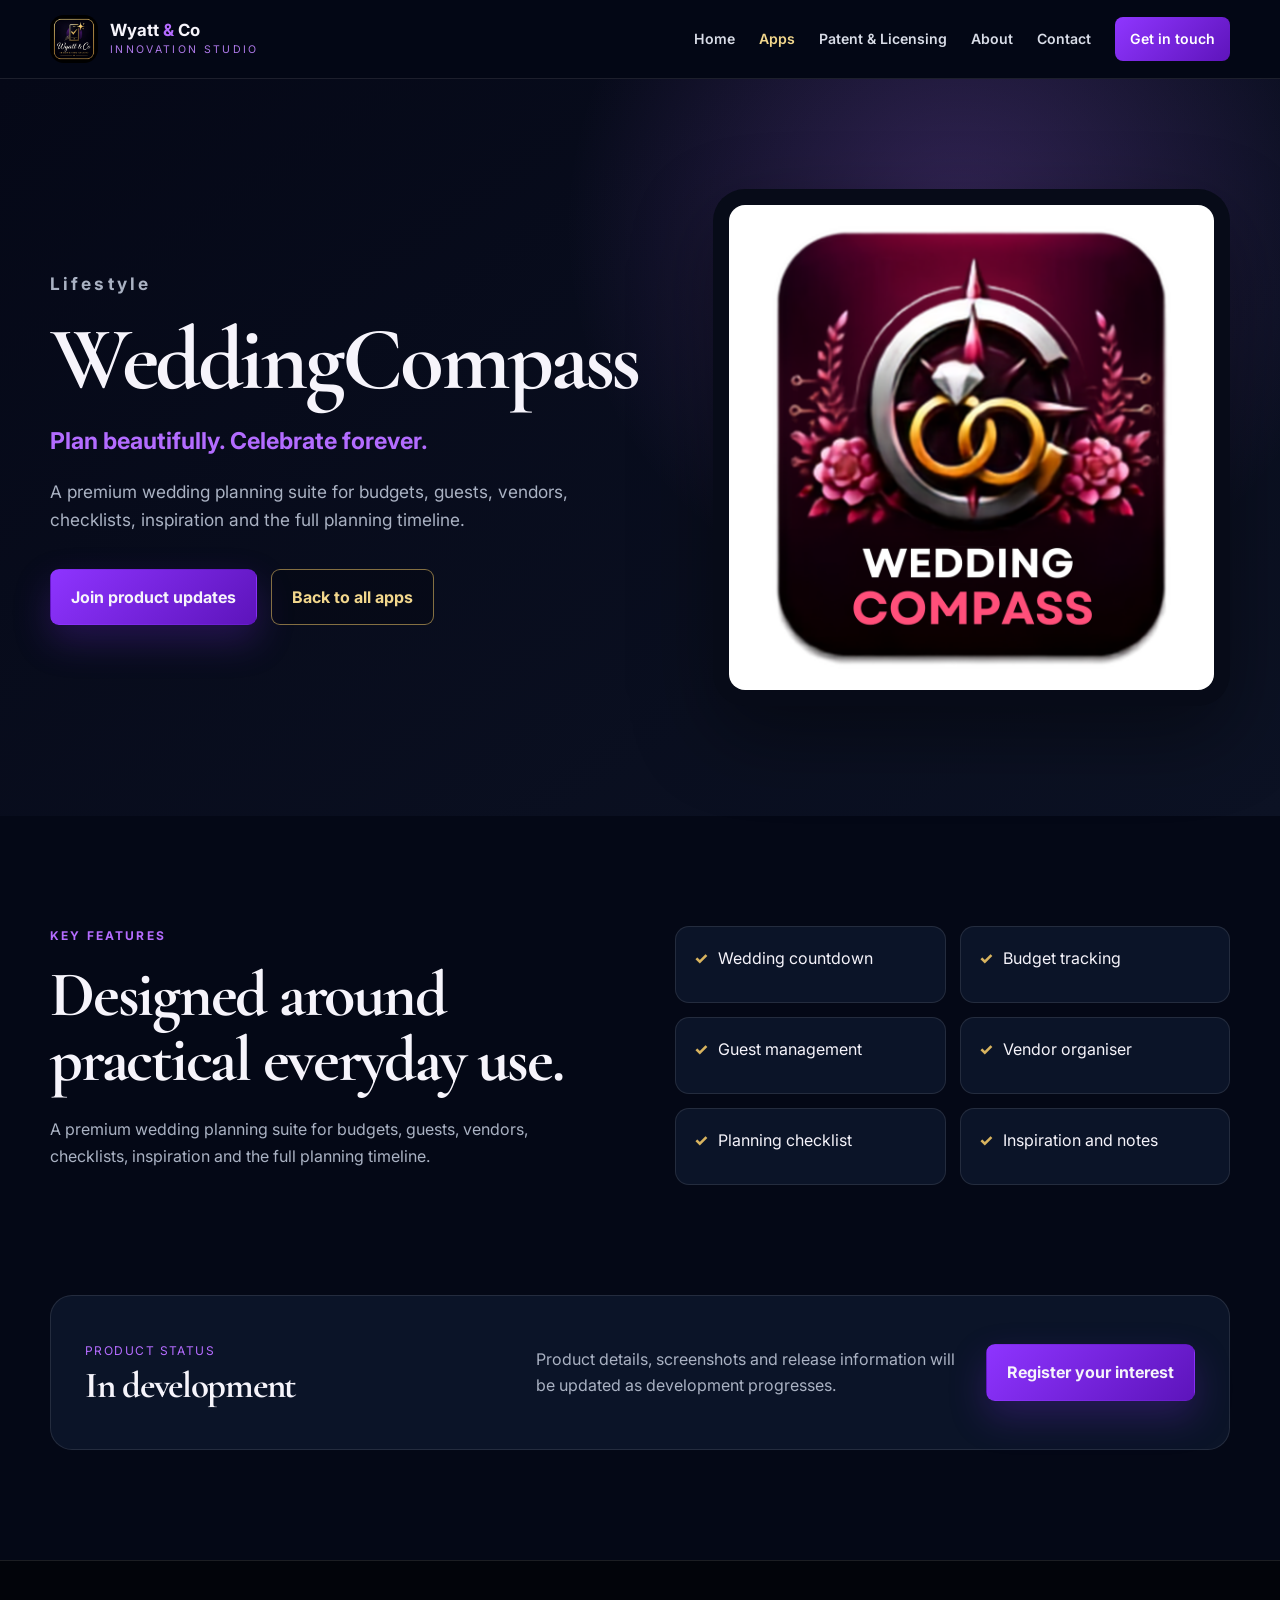
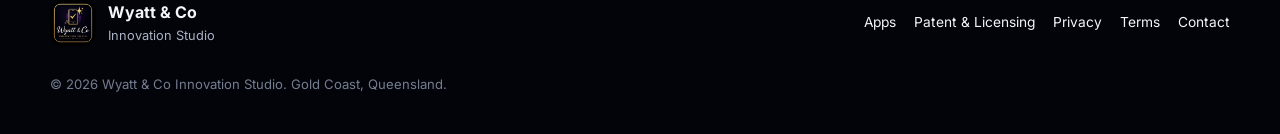
<file: weddingcompass.html>
<!DOCTYPE html>
<html lang="en">
<head>
<meta charset="UTF-8">
<meta name="viewport" content="width=device-width, initial-scale=1.0">
<meta name="description" content="Wyatt & Co Innovation Studio — practical apps and safety innovation inspired by real life.">
<title>WeddingCompass | Wyatt & Co Innovation Studio</title>
<link rel="preconnect" href="https://fonts.googleapis.com">
<link rel="preconnect" href="https://fonts.gstatic.com" crossorigin>
<link href="https://fonts.googleapis.com/css2?family=Cormorant+Garamond:wght@600;700&family=Inter:wght@400;500;600;700&display=swap" rel="stylesheet">
<link rel="stylesheet" href="styles.css">
</head>
<body>

<header class="site-header">
  <div class="container nav-wrap">
    <a class="brand" href="index.html">
      <img src="wyatt_co_logo.jpg" alt="Wyatt & Co Innovation Studio logo">
      <span><strong>Wyatt <b>&</b> Co</strong><small>INNOVATION STUDIO</small></span>
    </a>
    <button class="menu-toggle" aria-label="Open menu" aria-expanded="false">☰</button>
    <nav class="site-nav"><a href="index.html" class="">Home</a><a href="apps.html" class="active">Apps</a><a href="patent.html" class="">Patent & Licensing</a><a href="about.html" class="">About</a><a href="contact.html" class="">Contact</a><a class="nav-cta" href="contact.html">Get in touch</a></nav>
  </div>
</header>

<main>
<section class="product-hero" style="--accent:#b36cff">
  <div class="container product-layout">
    <div class="product-copy reveal">
      <p class="eyebrow">Lifestyle</p>
      <h1>WeddingCompass</h1>
      <h2>Plan beautifully. Celebrate forever.</h2>
      <p>A premium wedding planning suite for budgets, guests, vendors, checklists, inspiration and the full planning timeline.</p>
      <div class="hero-actions">
        <a class="button primary" href="contact.html">Join product updates</a>
        <a class="button secondary" href="apps.html">Back to all apps</a>
      </div>
    </div>
    <div class="product-art reveal"><img src="wedding_compass.png" alt="WeddingCompass product artwork"></div>
  </div>
</section>
<section class="section product-details">
  <div class="container detail-grid">
    <div>
      <p class="eyebrow purple">KEY FEATURES</p>
      <h2>Designed around practical everyday use.</h2>
      <p>A premium wedding planning suite for budgets, guests, vendors, checklists, inspiration and the full planning timeline.</p>
    </div>
    <ul class="feature-list"><li>Wedding countdown</li><li>Budget tracking</li><li>Guest management</li><li>Vendor organiser</li><li>Planning checklist</li><li>Inspiration and notes</li></ul>
  </div>
</section>
<section class="section status-section">
  <div class="container status-card">
    <div><span>Product status</span><h2>In development</h2></div>
    <p>Product details, screenshots and release information will be updated as development progresses.</p>
    <a class="button primary" href="contact.html">Register your interest</a>
  </div>
</section>
</main>

<footer class="site-footer">
  <div class="container footer-grid">
    <div class="footer-brand">
      <img src="wyatt_co_logo.jpg" alt="">
      <div><strong>Wyatt & Co</strong><span>Innovation Studio</span></div>
    </div>
    <div class="footer-links">
      <a href="apps.html">Apps</a>
      <a href="patent.html">Patent & Licensing</a>
      <a href="privacy.html">Privacy</a>
      <a href="terms.html">Terms</a>
      <a href="contact.html">Contact</a>
    </div>
    <p>© <span id="year"></span> Wyatt & Co Innovation Studio. Gold Coast, Queensland.</p>
  </div>
</footer>
<script src="script.js"></script>
</body>
</html>
</file>
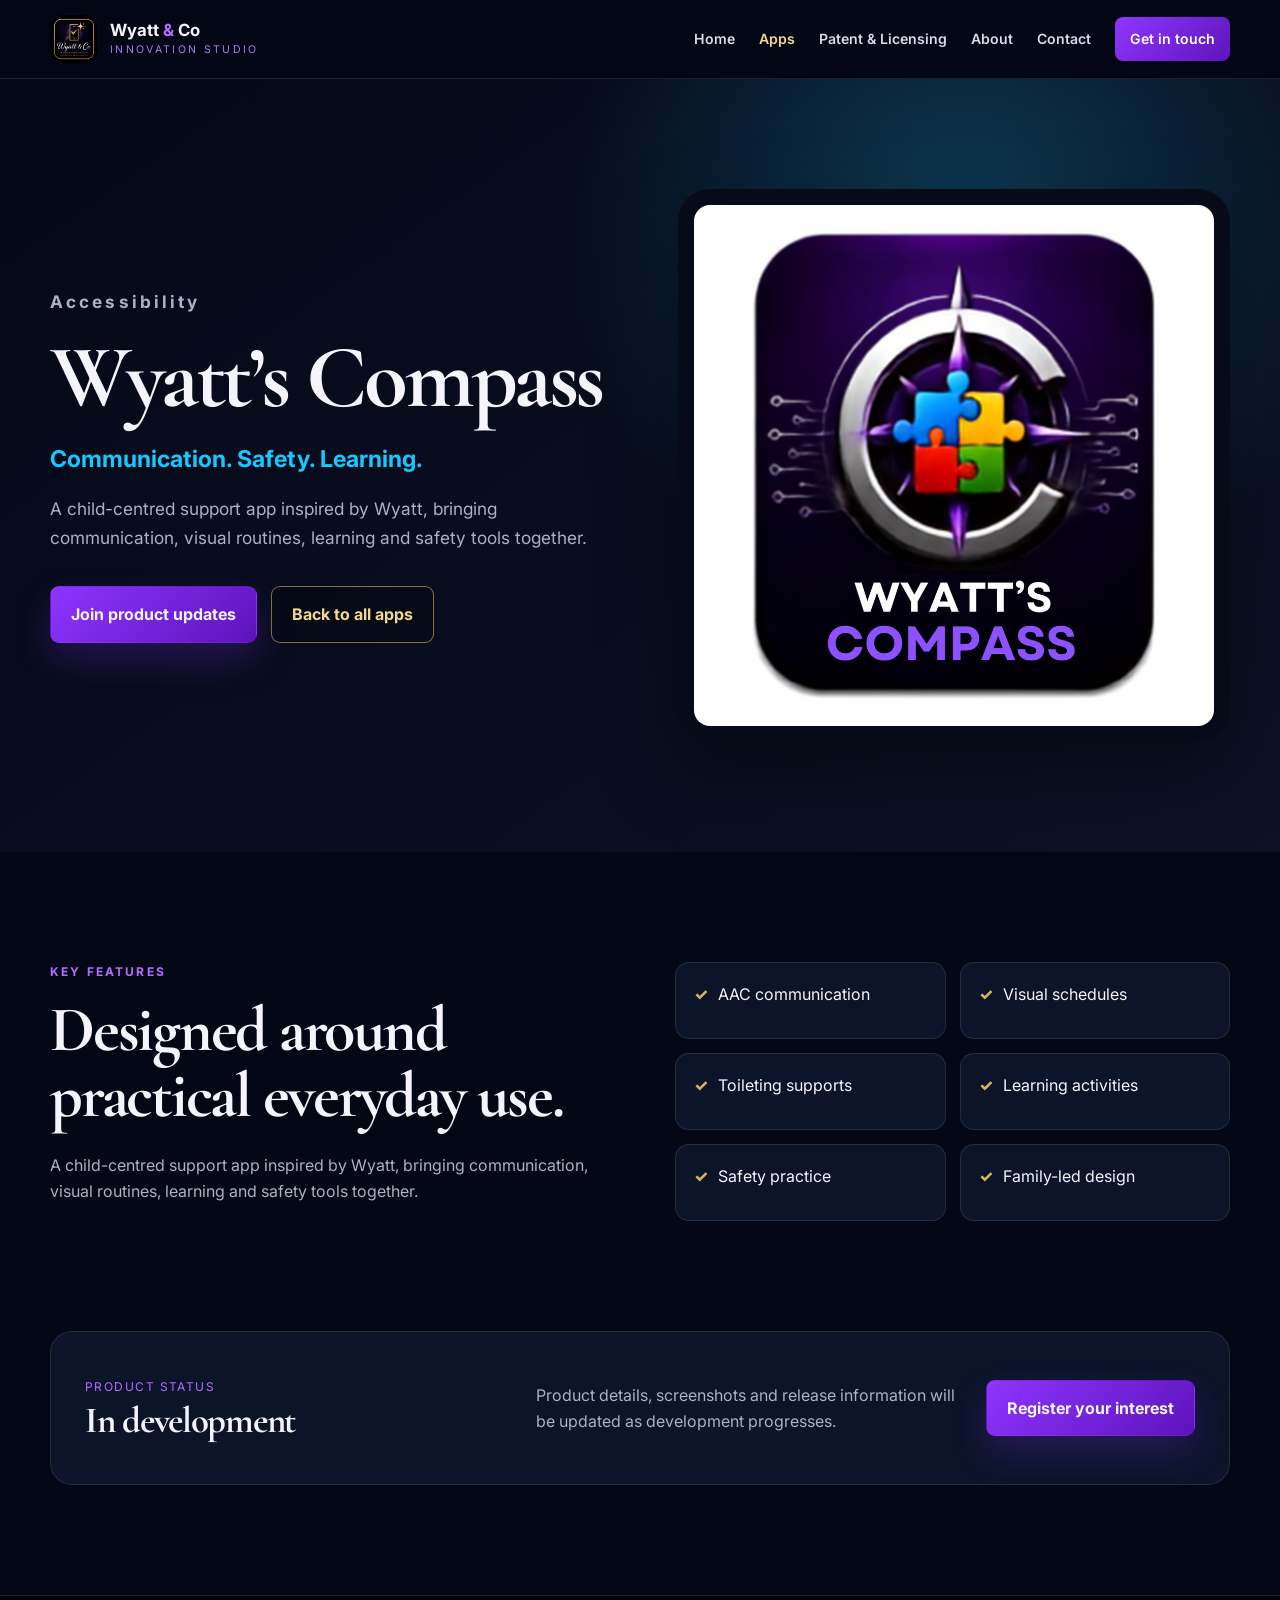
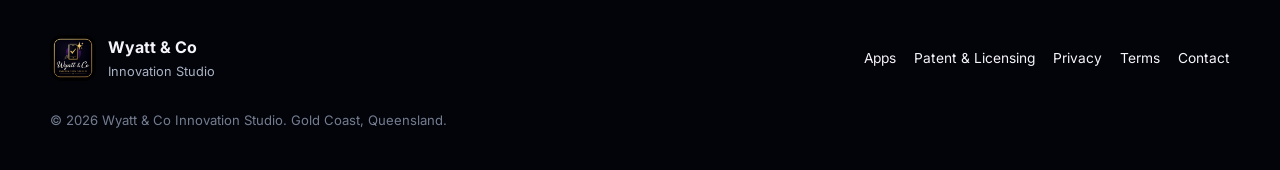
<file: wyattscompass.html>
<!DOCTYPE html>
<html lang="en">
<head>
<meta charset="UTF-8">
<meta name="viewport" content="width=device-width, initial-scale=1.0">
<meta name="description" content="Wyatt & Co Innovation Studio — practical apps and safety innovation inspired by real life.">
<title>Wyatt’s Compass | Wyatt & Co Innovation Studio</title>
<link rel="preconnect" href="https://fonts.googleapis.com">
<link rel="preconnect" href="https://fonts.gstatic.com" crossorigin>
<link href="https://fonts.googleapis.com/css2?family=Cormorant+Garamond:wght@600;700&family=Inter:wght@400;500;600;700&display=swap" rel="stylesheet">
<link rel="stylesheet" href="styles.css">
</head>
<body>

<header class="site-header">
  <div class="container nav-wrap">
    <a class="brand" href="index.html">
      <img src="wyatt_co_logo.jpg" alt="Wyatt & Co Innovation Studio logo">
      <span><strong>Wyatt <b>&</b> Co</strong><small>INNOVATION STUDIO</small></span>
    </a>
    <button class="menu-toggle" aria-label="Open menu" aria-expanded="false">☰</button>
    <nav class="site-nav"><a href="index.html" class="">Home</a><a href="apps.html" class="active">Apps</a><a href="patent.html" class="">Patent & Licensing</a><a href="about.html" class="">About</a><a href="contact.html" class="">Contact</a><a class="nav-cta" href="contact.html">Get in touch</a></nav>
  </div>
</header>

<main>
<section class="product-hero" style="--accent:#17c8ff">
  <div class="container product-layout">
    <div class="product-copy reveal">
      <p class="eyebrow">Accessibility</p>
      <h1>Wyatt’s Compass</h1>
      <h2>Communication. Safety. Learning.</h2>
      <p>A child-centred support app inspired by Wyatt, bringing communication, visual routines, learning and safety tools together.</p>
      <div class="hero-actions">
        <a class="button primary" href="contact.html">Join product updates</a>
        <a class="button secondary" href="apps.html">Back to all apps</a>
      </div>
    </div>
    <div class="product-art reveal"><img src="wyatts_compass.png" alt="Wyatt’s Compass product artwork"></div>
  </div>
</section>
<section class="section product-details">
  <div class="container detail-grid">
    <div>
      <p class="eyebrow purple">KEY FEATURES</p>
      <h2>Designed around practical everyday use.</h2>
      <p>A child-centred support app inspired by Wyatt, bringing communication, visual routines, learning and safety tools together.</p>
    </div>
    <ul class="feature-list"><li>AAC communication</li><li>Visual schedules</li><li>Toileting supports</li><li>Learning activities</li><li>Safety practice</li><li>Family-led design</li></ul>
  </div>
</section>
<section class="section status-section">
  <div class="container status-card">
    <div><span>Product status</span><h2>In development</h2></div>
    <p>Product details, screenshots and release information will be updated as development progresses.</p>
    <a class="button primary" href="contact.html">Register your interest</a>
  </div>
</section>
</main>

<footer class="site-footer">
  <div class="container footer-grid">
    <div class="footer-brand">
      <img src="wyatt_co_logo.jpg" alt="">
      <div><strong>Wyatt & Co</strong><span>Innovation Studio</span></div>
    </div>
    <div class="footer-links">
      <a href="apps.html">Apps</a>
      <a href="patent.html">Patent & Licensing</a>
      <a href="privacy.html">Privacy</a>
      <a href="terms.html">Terms</a>
      <a href="contact.html">Contact</a>
    </div>
    <p>© <span id="year"></span> Wyatt & Co Innovation Studio. Gold Coast, Queensland.</p>
  </div>
</footer>
<script src="script.js"></script>
</body>
</html>
</file>
<file: styles.css>
:root{
  --bg:#040816; --bg2:#081124; --panel:#0b1428; --panel2:#0e1830;
  --text:#f6f4fb; --muted:#aab2c3; --purple:#8f36ff; --purple2:#b56cff;
  --gold:#d9b45f; --gold2:#f2d78d; --line:rgba(255,255,255,.10);
  --shadow:0 30px 80px rgba(0,0,0,.38);
}
*{box-sizing:border-box} html{scroll-behavior:smooth}
body{margin:0;font-family:Inter,system-ui,sans-serif;background:var(--bg);color:var(--text);line-height:1.65}
a{color:inherit;text-decoration:none} img{max-width:100%;display:block}
button,input,textarea,select{font:inherit}.container{width:min(1180px,calc(100% - 40px));margin:auto}
.site-header{position:sticky;top:0;z-index:50;background:rgba(4,8,22,.86);backdrop-filter:blur(20px);border-bottom:1px solid var(--line)}
.nav-wrap{height:78px;display:flex;align-items:center;justify-content:space-between;gap:28px}
.brand{display:flex;align-items:center;gap:12px}.brand img{width:48px;height:48px;border-radius:14px;object-fit:cover}
.brand span{display:flex;flex-direction:column;line-height:1}.brand strong{font-size:1.05rem}.brand strong b{color:var(--purple2)}.brand small{margin-top:6px;font-size:.66rem;letter-spacing:.22em;color:#ad79e8}
.site-nav{display:flex;align-items:center;gap:24px;font-size:.88rem;font-weight:600}.site-nav a{color:#d8dce7}.site-nav a.active,.site-nav a:hover{color:var(--gold2)}
.nav-cta{padding:10px 15px;border-radius:8px;background:linear-gradient(135deg,var(--purple),#5e14bb);color:white!important}.menu-toggle{display:none;background:none;border:0;color:white;font-size:25px}
.hero{position:relative;overflow:hidden;min-height:740px;display:flex;align-items:center;background:linear-gradient(140deg,#030612 0%,#0b1024 58%,#16082b 100%)}
.hero-bg{position:absolute;inset:0;background:url('hero-ecosystem.jpg') center/cover no-repeat;opacity:.25;filter:saturate(1.2)}
.hero:after{content:"";position:absolute;inset:0;background:linear-gradient(90deg,rgba(3,6,18,.98) 0%,rgba(3,6,18,.82) 45%,rgba(3,6,18,.42) 100%)}
.hero-layout{position:relative;z-index:2;display:grid;grid-template-columns:1.05fr .95fr;gap:70px;align-items:center}
.eyebrow{font-size:.75rem;font-weight:700;letter-spacing:.18em;color:#52b9ff;margin:0 0 16px}.eyebrow.purple{color:var(--purple2)}.eyebrow.gold{color:var(--gold2)}
h1,h2{font-family:"Cormorant Garamond",serif;line-height:1.02;letter-spacing:-.035em;margin:0 0 24px}
h1{font-size:clamp(4rem,7vw,7rem)}h2{font-size:clamp(2.7rem,5vw,4.7rem)}
h1 em{font-style:normal;color:var(--gold)}
.lead{font-size:1.15rem;color:#c2c7d4;max-width:720px}.hero-actions{display:flex;gap:14px;flex-wrap:wrap;margin-top:34px}
.button{display:inline-flex;align-items:center;justify-content:center;padding:14px 20px;border-radius:9px;font-weight:700;border:1px solid transparent;transition:.2s ease}
.button:hover{transform:translateY(-2px)}.button.primary{background:linear-gradient(135deg,#8e34ff,#5d14bb);box-shadow:0 16px 36px rgba(118,41,226,.26)}
.button.secondary{border-color:rgba(217,180,95,.6);color:var(--gold2);background:rgba(0,0,0,.18)}
.hero-logo{position:relative;display:grid;place-items:center}.hero-logo img{width:min(420px,90%);border-radius:34px;position:relative;z-index:2;box-shadow:var(--shadow)}
.logo-glow{position:absolute;width:380px;height:380px;border-radius:50%;background:radial-gradient(circle,rgba(146,59,255,.42),transparent 65%);filter:blur(20px)}
.mission-strip{position:relative;z-index:3;background:rgba(7,13,28,.97);border-block:1px solid var(--line)}
.mission-grid{display:grid;grid-template-columns:repeat(4,1fr)}.mission-grid article{padding:28px 24px;border-right:1px solid var(--line)}.mission-grid article:last-child{border:0}
.mission-grid b{color:var(--gold);font-size:.8rem}.mission-grid h3{margin:8px 0 5px}.mission-grid p{margin:0;color:var(--muted);font-size:.9rem}
.section{padding:110px 0}.section-heading{max-width:780px;margin-bottom:48px}.section-heading>p:last-child{color:var(--muted);font-size:1.08rem}
.app-grid{display:grid;grid-template-columns:repeat(3,1fr);gap:22px}.app-grid.large{grid-template-columns:repeat(3,1fr)}
.app-card{background:linear-gradient(160deg,var(--panel),#080d1c);border:1px solid var(--line);border-radius:22px;overflow:hidden;transition:.25s ease;position:relative}
.app-card:before{content:"";position:absolute;inset:0;border-radius:22px;box-shadow:inset 0 0 0 1px transparent;transition:.25s}
.app-card:hover{transform:translateY(-8px);border-color:var(--accent);box-shadow:0 22px 60px rgba(0,0,0,.38)}
.app-image{height:250px;background:#050914;overflow:hidden}.app-image img{width:100%;height:100%;object-fit:cover;transition:.35s}.app-card:hover .app-image img{transform:scale(1.04)}
.app-content{padding:24px}.app-content>span{color:var(--accent);font-size:.72rem;letter-spacing:.13em;text-transform:uppercase;font-weight:700}
.app-content h3{font-size:1.35rem;margin:9px 0}.app-content p{color:var(--muted);margin:0 0 16px}.app-content b{font-size:.86rem;color:var(--gold2)}
.showcase-section{background:linear-gradient(145deg,#070b18,#11142a)}.showcase-grid{display:grid;grid-template-columns:1.15fr .85fr;gap:70px;align-items:center}
.showcase-image img{border-radius:28px;box-shadow:var(--shadow)}.showcase-copy p{color:var(--muted)}.text-link{color:var(--gold2);font-weight:700}
.innovation-home{background:radial-gradient(circle at 15% 20%,rgba(139,45,245,.18),transparent 35%),#050917}
.innovation-card{padding:55px;border-radius:28px;border:1px solid rgba(217,180,95,.24);background:linear-gradient(145deg,#111128,#090c19);display:grid;grid-template-columns:1fr auto;gap:40px;align-items:center}
.innovation-card p{color:var(--muted);max-width:760px}.innovation-actions{display:grid;gap:12px}
.page-hero{padding:125px 0 95px;background:radial-gradient(circle at 75% 0%,rgba(143,54,255,.27),transparent 35%),linear-gradient(145deg,#050818,#0e1026)}
.page-hero.compact{padding:105px 0 80px}.page-hero h1{max-width:930px}.page-hero>div>p:last-child{color:var(--muted);font-size:1.1rem}
.product-hero{padding:110px 0;background:radial-gradient(circle at 75% 20%,color-mix(in srgb,var(--accent) 25%,transparent),transparent 35%),linear-gradient(145deg,#050817,#0c1224)}
.product-layout{display:grid;grid-template-columns:1fr 1fr;gap:75px;align-items:center}.product-copy h2{font-family:Inter,sans-serif;font-size:1.45rem;letter-spacing:0;color:var(--accent)}
.product-copy>p{color:var(--muted);font-size:1.08rem}.product-art img{border-radius:32px;box-shadow:var(--shadow);max-height:600px;width:100%;object-fit:cover}
.detail-grid{display:grid;grid-template-columns:1fr 1fr;gap:70px}.detail-grid>div>p:last-child{color:var(--muted)}
.feature-list{list-style:none;padding:0;margin:0;display:grid;grid-template-columns:1fr 1fr;gap:14px}.feature-list li{padding:18px;border-radius:14px;background:var(--panel);border:1px solid var(--line)}
.feature-list li:before{content:"✓";color:var(--gold);margin-right:10px;font-weight:800}.status-section{padding-top:0}
.status-card{display:grid;grid-template-columns:1fr 1fr auto;gap:30px;align-items:center;padding:34px;border:1px solid var(--line);border-radius:22px;background:var(--panel)}
.status-card span{color:var(--purple2);font-size:.75rem;letter-spacing:.12em;text-transform:uppercase}.status-card h2{font-size:2.3rem;margin:4px 0}.status-card p{color:var(--muted)}
.patent-hero{background:radial-gradient(circle at 70% 10%,rgba(217,180,95,.17),transparent 30%),linear-gradient(145deg,#070713,#21112d)}
.patent-grid{display:grid;grid-template-columns:1fr 1fr;gap:75px}.patent-copy p{color:var(--muted)}
.process{display:grid;grid-template-columns:1fr 1fr;gap:18px}.process article{padding:24px;border-radius:18px;background:var(--panel);border:1px solid var(--line)}.process b{color:var(--gold)}.process p{color:var(--muted);margin:0}
.licensing{background:#070b18}.licensing-card{display:grid;grid-template-columns:1fr 1fr auto;align-items:center;gap:35px;padding:42px;border:1px solid rgba(217,180,95,.25);border-radius:24px;background:linear-gradient(145deg,#181225,#0c1020)}
.licensing-card p{color:var(--muted)}.legal-note{padding:24px 0;background:#02040b;border-top:1px solid var(--line)}.legal-note p{color:#a7adbc;font-size:.9rem}
.about-layout{display:grid;grid-template-columns:.8fr 1.2fr;gap:80px;align-items:center}.about-logo{border-radius:34px;box-shadow:var(--shadow)}.about-text p{color:var(--muted);font-size:1.06rem}
.contact-grid{display:grid;grid-template-columns:.8fr 1.2fr;gap:75px}.contact-copy>p{color:var(--muted)}.contact-types{display:flex;flex-wrap:wrap;gap:10px}.contact-types span{padding:9px 12px;border-radius:999px;background:var(--panel);border:1px solid var(--line)}
.contact-form{display:grid;gap:16px;padding:30px;border-radius:24px;background:var(--panel);border:1px solid var(--line)}.contact-form label{font-size:.85rem;font-weight:700}
.contact-form input,.contact-form textarea,.contact-form select{width:100%;margin-top:7px;padding:14px;border-radius:11px;border:1px solid var(--line);background:#070c19;color:white;outline:none}
.contact-form input:focus,.contact-form textarea:focus,.contact-form select:focus{border-color:var(--purple2)}.contact-form small{color:var(--muted)}
.contact-form button[disabled]{cursor:wait;opacity:.7;transform:none}.contact-form small a{color:var(--gold2);text-decoration:underline;text-underline-offset:2px}
.form-status{min-height:1.5em;margin:0;color:var(--muted);font-size:.9rem}.form-status.success{color:#7fe2ad}.form-status.error{color:#ff9f9f}
.form-trap{position:absolute!important;left:-10000px!important;width:1px!important;height:1px!important;overflow:hidden!important}
.narrow{max-width:850px}.legal-copy h2{font-size:2.5rem;margin-top:45px}.legal-copy p{color:var(--muted)}
.site-footer{padding:38px 0;background:#02040a;border-top:1px solid var(--line)}.footer-grid{display:grid;grid-template-columns:1fr auto;gap:28px;align-items:center}
.footer-brand{display:flex;align-items:center;gap:12px}.footer-brand img{width:46px;height:46px;border-radius:12px}.footer-brand div{display:flex;flex-direction:column}.footer-brand span{color:var(--muted);font-size:.8rem}
.footer-links{display:flex;gap:18px;font-size:.86rem}.footer-grid>p{grid-column:1/-1;color:#747d90;font-size:.82rem;margin:0}
.reveal{opacity:0;transform:translateY(18px);transition:.7s ease}.reveal.visible{opacity:1;transform:none}
@media(max-width:960px){
  .hero-layout,.showcase-grid,.product-layout,.detail-grid,.patent-grid,.about-layout,.contact-grid{grid-template-columns:1fr}
  .hero{min-height:auto;padding:90px 0}.hero-logo{order:-1}.hero-logo img{width:260px}
  .app-grid,.app-grid.large{grid-template-columns:repeat(2,1fr)}
  .innovation-card,.licensing-card,.status-card{grid-template-columns:1fr}
  .mission-grid{grid-template-columns:repeat(2,1fr)}.mission-grid article:nth-child(2){border-right:0}.mission-grid article:nth-child(-n+2){border-bottom:1px solid var(--line)}
}
@media(max-width:760px){
  .site-nav{display:none;position:absolute;left:18px;right:18px;top:70px;padding:18px;flex-direction:column;align-items:stretch;background:#091022;border:1px solid var(--line);border-radius:18px;box-shadow:var(--shadow)}
  .site-nav.open{display:flex}.menu-toggle{display:block}.brand span{display:none}
  .app-grid,.app-grid.large{grid-template-columns:1fr}.section{padding:78px 0}.page-hero{padding:90px 0 70px}
  h1{font-size:clamp(3.1rem,14vw,5rem)}.mission-grid{grid-template-columns:1fr}.mission-grid article{border-right:0;border-bottom:1px solid var(--line)}
  .feature-list{grid-template-columns:1fr}.hero-actions{flex-direction:column}.button{width:100%}.footer-grid{grid-template-columns:1fr}.footer-links{flex-wrap:wrap}
}

.app-image{background:linear-gradient(145deg,#070b18,#0c1326);padding:14px}
.app-image img{object-fit:contain!important;border-radius:18px}
.product-art img{object-fit:contain!important;background:#070b18;padding:16px}
.founder-section{
  background:linear-gradient(145deg,#080d1d,#120b20);
  border-top:1px solid var(--line);
  border-bottom:1px solid var(--line);
}
.founder-grid{
  display:grid;
  grid-template-columns:1.05fr .95fr;
  gap:70px;
  align-items:center;
}
.founder-photo img{
  width:100%;
  max-height:650px;
  object-fit:cover;
  object-position:center 28%;
  border-radius:28px;
  box-shadow:var(--shadow);
  border:1px solid rgba(217,180,95,.22);
}
.founder-copy p{color:var(--muted);font-size:1.05rem}
.about-photo-wrap{position:relative;z-index:1}
.about-photo-wrap:after{
  content:"";
  position:absolute;
  inset:auto -18px -18px auto;
  width:75%;
  height:75%;
  border:1px solid rgba(217,180,95,.28);
  border-radius:28px;
  z-index:-1;
}
.founder-name{color:var(--gold2)!important;margin-top:-8px}
@media(max-width:960px){
  .founder-grid{grid-template-columns:1fr;gap:45px}
}
</file>
